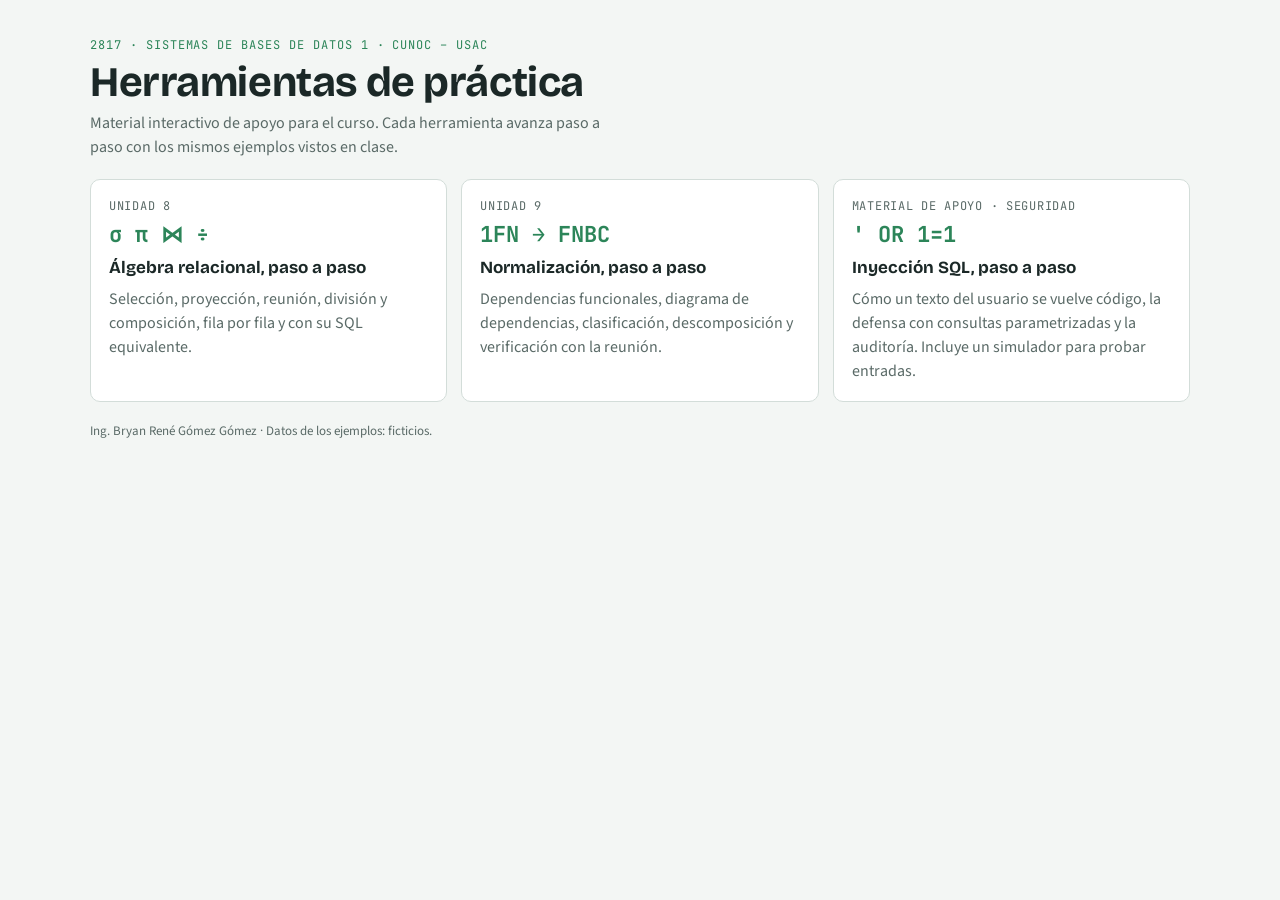
<file: index.html>
<!doctype html>
<html lang="es">
  <head>
    <meta charset="utf-8" />
    <meta
      name="viewport"
      content="width=device-width, initial-scale=1, viewport-fit=cover"
    />
    <meta
      name="description"
      content="Herramientas interactivas del curso Sistemas de Bases de Datos 1."
    />
    <link
      rel="icon"
      href="data:image/svg+xml,%3Csvg xmlns=%22http://www.w3.org/2000/svg%22 viewBox=%220 0 32 32%22%3E%3Crect width=%2232%22 height=%2232%22 rx=%226%22 fill=%22%232c8559%22/%3E%3Ctext x=%2216%22 y=%2222%22 font-size=%2216%22 text-anchor=%22middle%22 fill=%22white%22 font-family=%22monospace%22 font-weight=%22700%22%3EBD%3C/text%3E%3C/svg%3E"
    />
    <title>Sistemas de Bases de Datos 1</title>
    <link rel="preconnect" href="https://fonts.googleapis.com" />
    <link
      rel="stylesheet"
      href="https://fonts.googleapis.com/css2?family=Bricolage+Grotesque:wght@600;700&family=JetBrains+Mono:wght@400;700&family=Source+Sans+3:wght@400;600;700&display=swap"
    />
    <link rel="stylesheet" href="assets/css/curso.css" />
    <style>
      .cards {
        display: grid;
        grid-template-columns: repeat(auto-fit, minmax(260px, 1fr));
        gap: 14px;
      }
      a.tool {
        display: flex;
        flex-direction: column;
        gap: 6px;
        text-decoration: none;
        color: var(--ink);
        background: var(--surface);
        border: 1px solid var(--line);
        border-radius: var(--radius);
        padding: 18px;
      }
      a.tool:hover {
        border-color: var(--accent);
      }
      a.tool .sym {
        font: 700 22px var(--font-mono);
        color: var(--accent);
      }
      a.tool .unit {
        font: 12px var(--font-mono);
        color: var(--muted);
        text-transform: uppercase;
        letter-spacing: 0.06em;
      }
      a.tool p {
        color: var(--muted);
      }
    </style>
  </head>
  <body>
    <div class="wrap">
      <header class="top">
        <span class="eyebrow"
          >2817 · Sistemas de Bases de Datos 1 · CUNOC – USAC</span
        >
        <h1>Herramientas de práctica</h1>
        <p class="lede">
          Material interactivo de apoyo para el curso. Cada herramienta avanza
          paso a paso con los mismos ejemplos vistos en clase.
        </p>
      </header>
      <div class="cards">
        <!-- Para agregar una herramienta nueva, copia uno de estos bloques <a class="tool"> y cambia la carpeta y el texto. -->
        <a class="tool" href="algebra/">
          <span class="unit">Unidad 8</span>
          <span class="sym">σ π ⋈ ÷</span>
          <h3>Álgebra relacional, paso a paso</h3>
          <p>
            Selección, proyección, reunión, división y composición, fila por
            fila y con su SQL equivalente.
          </p>
        </a>
        <a class="tool" href="normalization/">
          <span class="unit">Unidad 9</span>
          <span class="sym">1FN → FNBC</span>
          <h3>Normalización, paso a paso</h3>
          <p>
            Dependencias funcionales, diagrama de dependencias, clasificación,
            descomposición y verificación con la reunión.
          </p>
        </a>
        <a class="tool" href="security/">
          <span class="unit">Material de apoyo · Seguridad</span>
          <span class="sym">' OR 1=1</span>
          <h3>Inyección SQL, paso a paso</h3>
          <p>
            Cómo un texto del usuario se vuelve código, la defensa con consultas
            parametrizadas y la auditoría. Incluye un simulador para probar
            entradas.
          </p>
        </a>
      </div>
      <footer class="foot">
        Ing. Bryan René Gómez Gómez · Datos de los ejemplos: ficticios.
      </footer>
    </div>
  </body>
</html>
</file>
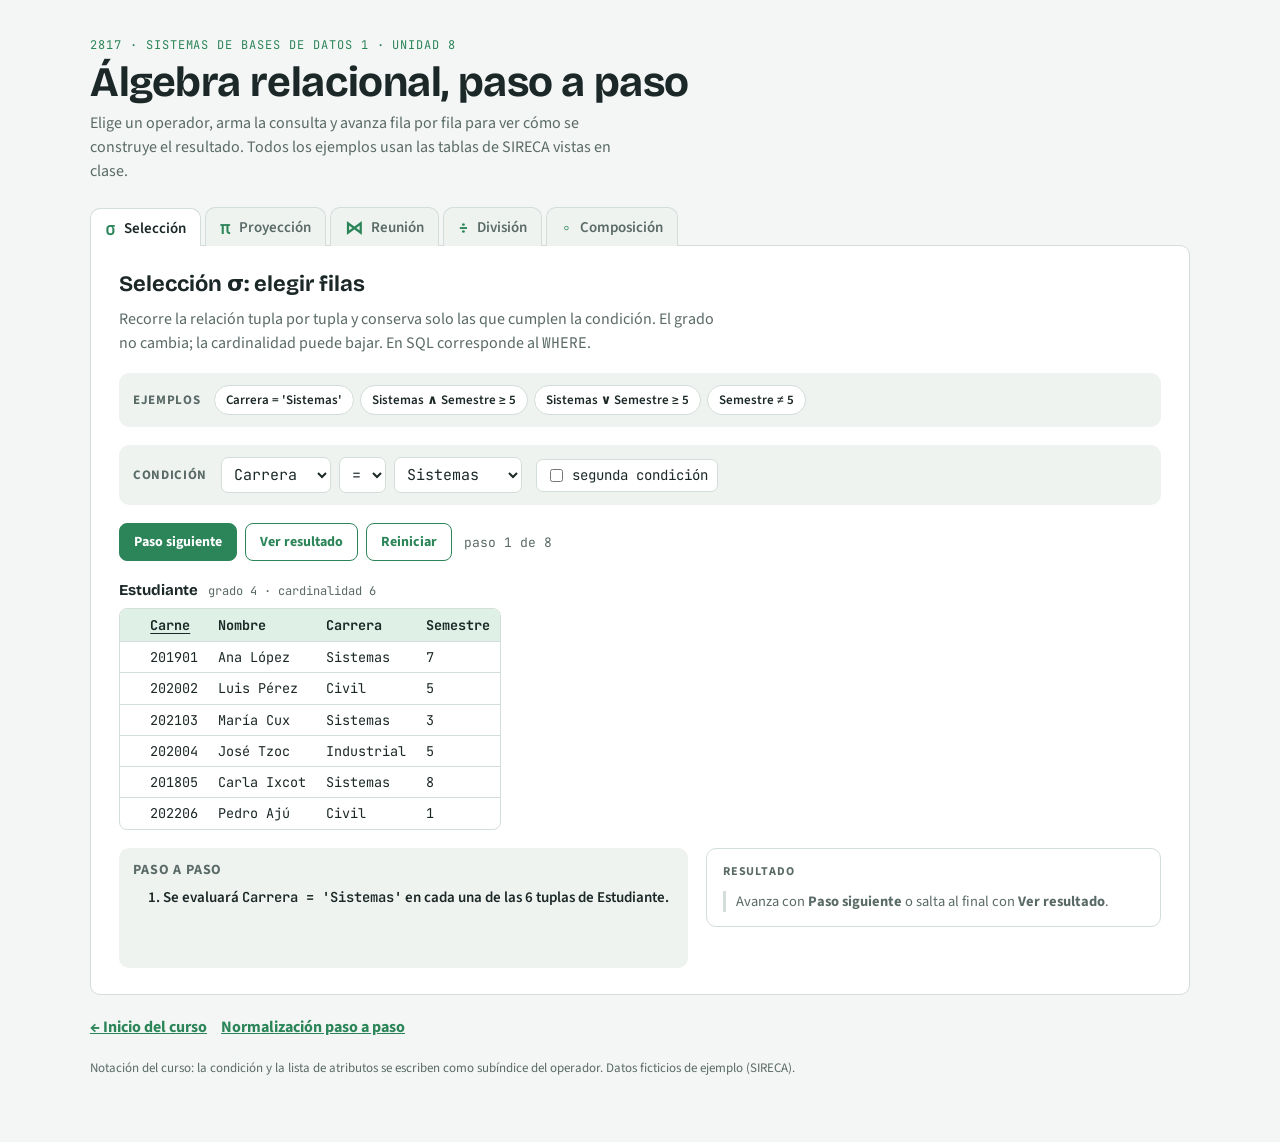
<file: algebra/index.html>
<!doctype html>
<html lang="es">
  <head>
    <meta charset="utf-8" />
    <meta
      name="viewport"
      content="width=device-width, initial-scale=1, viewport-fit=cover"
    />
    <meta
      name="description"
      content="Álgebra relacional paso a paso: selección, proyección, reunión, división y composición."
    />
    <link
      rel="icon"
      href="data:image/svg+xml,%3Csvg xmlns=%22http://www.w3.org/2000/svg%22 viewBox=%220 0 32 32%22%3E%3Crect width=%2232%22 height=%2232%22 rx=%226%22 fill=%22%232c8559%22/%3E%3Ctext x=%2216%22 y=%2222%22 font-size=%2216%22 text-anchor=%22middle%22 fill=%22white%22 font-family=%22monospace%22 font-weight=%22700%22%3EBD%3C/text%3E%3C/svg%3E"
    />
    <title>Álgebra Relacional Paso a Paso</title>
    <link rel="preconnect" href="https://fonts.googleapis.com" />
    <link
      rel="stylesheet"
      href="https://fonts.googleapis.com/css2?family=Bricolage+Grotesque:wght@600;700&family=JetBrains+Mono:wght@400;700&family=Source+Sans+3:wght@400;600;700&display=swap"
    />
    <link rel="stylesheet" href="../assets/css/curso.css" />
    <style>
      .pipe {
        display: flex;
        flex-direction: column;
        gap: 6px;
        align-items: flex-start;
      }
      .pipe .arrow {
        font-family: "STIX Two Math", "Cambria Math", serif;
        font-size: 18px;
        color: var(--violet);
        padding-left: 14px;
      }
      .pipe .arrow sub {
        font-size: 0.65em;
        font-family: var(--font-body);
      }
      .errbox {
        border: 1px solid var(--bad);
        background: var(--bad-soft);
        color: var(--ink);
        border-radius: 8px;
        padding: 10px 12px;
        font-size: 15px;
        max-width: 60ch;
      }
    </style>
  </head>
  <body>
    <div class="wrap">
      <header class="top">
        <span class="eyebrow"
          >2817 · Sistemas de Bases de Datos 1 · Unidad 8</span
        >
        <h1>Álgebra relacional, paso a paso</h1>
        <p class="lede">
          Elige un operador, arma la consulta y avanza fila por fila para ver
          cómo se construye el resultado. Todos los ejemplos usan las tablas de
          SIRECA vistas en clase.
        </p>
      </header>

      <div>
        <div class="tabs" role="tablist" aria-label="Operadores">
          <button
            class="tab"
            role="tab"
            id="tab-seleccion"
            data-tab="seleccion"
          >
            <span class="sym">σ</span>Selección
          </button>
          <button
            class="tab"
            role="tab"
            id="tab-proyeccion"
            data-tab="proyeccion"
          >
            <span class="sym">π</span>Proyección
          </button>
          <button class="tab" role="tab" id="tab-reunion" data-tab="reunion">
            <span class="sym">⋈</span>Reunión
          </button>
          <button class="tab" role="tab" id="tab-division" data-tab="division">
            <span class="sym">÷</span>División
          </button>
          <button
            class="tab"
            role="tab"
            id="tab-composicion"
            data-tab="composicion"
          >
            <span class="sym">∘</span>Composición
          </button>
        </div>

        <!-- SELECCIÓN -->
        <section
          class="sheet"
          id="p-seleccion"
          role="tabpanel"
          aria-labelledby="tab-seleccion"
        >
          <div class="intro">
            <h2>Selección σ: elegir filas</h2>
            <p>
              Recorre la relación tupla por tupla y conserva solo las que
              cumplen la condición. El grado no cambia; la cardinalidad puede
              bajar. En SQL corresponde al <code>WHERE</code>.
            </p>
          </div>
          <div class="controls">
            <span class="label">Ejemplos</span>
            <div class="chips">
              <button class="chip" data-sel-preset="1">
                Carrera = 'Sistemas'
              </button>
              <button class="chip" data-sel-preset="2">
                Sistemas ∧ Semestre ≥ 5
              </button>
              <button class="chip" data-sel-preset="3">
                Sistemas ∨ Semestre ≥ 5
              </button>
              <button class="chip" data-sel-preset="4">Semestre ≠ 5</button>
            </div>
          </div>
          <div class="controls">
            <span class="label">Condición</span>
            <div class="ctl-group" id="sel-c1"></div>
            <label class="chk"
              ><input type="checkbox" id="sel-two" /> segunda condición</label
            >
            <select id="sel-conn" aria-label="Conector">
              <option value="and">∧ (y)</option>
              <option value="or">∨ (o)</option>
            </select>
            <div class="ctl-group" id="sel-c2"></div>
          </div>
          <div class="stepbar" data-stepper="seleccion"></div>
          <div class="stage" id="sel-stage"></div>
          <div class="duo">
            <div class="log" id="sel-log"></div>
            <div id="sel-final"></div>
          </div>
        </section>

        <!-- PROYECCIÓN -->
        <section
          class="sheet"
          id="p-proyeccion"
          role="tabpanel"
          aria-labelledby="tab-proyeccion"
          hidden
        >
          <div class="intro">
            <h2>Proyección π: elegir columnas</h2>
            <p>
              Conserva solo los atributos indicados. Como una relación es un
              conjunto, las tuplas que quedan repetidas se eliminan. En SQL
              corresponde a <code>SELECT DISTINCT</code>.
            </p>
          </div>
          <div class="controls">
            <span class="label">Ejemplos</span>
            <div class="chips">
              <button class="chip" data-pro-preset="Carrera">π Carrera</button>
              <button class="chip" data-pro-preset="Carrera,Semestre">
                π Carrera, Semestre
              </button>
              <button class="chip" data-pro-preset="Semestre">
                π Semestre
              </button>
              <button class="chip" data-pro-preset="Carne,Nombre">
                π Carne, Nombre
              </button>
            </div>
          </div>
          <div class="controls">
            <span class="label">Atributos</span>
            <div class="ctl-group" id="pro-cols"></div>
          </div>
          <div class="stepbar" data-stepper="proyeccion"></div>
          <div class="stage" id="pro-stage"></div>
          <div class="duo">
            <div class="log" id="pro-log"></div>
            <div id="pro-final"></div>
          </div>
        </section>

        <!-- REUNIÓN -->
        <section
          class="sheet"
          id="p-reunion"
          role="tabpanel"
          aria-labelledby="tab-reunion"
          hidden
        >
          <div class="intro">
            <h2>Reunión ⋈: combinar dos relaciones</h2>
            <p>
              La reunión es un producto cartesiano seguido de una selección: R
              ⋈<sub>c</sub> S = σ<sub>c</sub>(R × S). Mira cómo se generan todas
              las combinaciones y cuáles sobreviven.
            </p>
          </div>
          <div class="controls">
            <span class="label">Tipo</span>
            <div class="chips" role="radiogroup" aria-label="Tipo de reunión">
              <label class="chk"
                ><input type="radio" name="jmode" value="prod" /> Producto
                cartesiano ×</label
              >
              <label class="chk"
                ><input type="radio" name="jmode" value="equi" checked />
                Equirreunión</label
              >
              <label class="chk"
                ><input type="radio" name="jmode" value="nat" /> Reunión
                natural</label
              >
              <label class="chk"
                ><input type="radio" name="jmode" value="trap" /> Natural con un
                nombre repetido</label
              >
            </div>
          </div>
          <div class="stepbar" data-stepper="reunion"></div>
          <div class="stage" id="jn-stage"></div>
          <div class="duo">
            <div class="log" id="jn-log"></div>
            <div id="jn-final"></div>
          </div>
        </section>

        <!-- DIVISIÓN -->
        <section
          class="sheet"
          id="p-division"
          role="tabpanel"
          aria-labelledby="tab-division"
          hidden
        >
          <div class="intro">
            <h2>División ÷: las preguntas con "todos"</h2>
            <p>
              ¿Qué estudiantes aprobaron <strong>todos</strong> los cursos
              básicos? Para cada estudiante se revisa si tiene cada uno de los
              cursos del divisor. Si le falta uno solo, queda fuera. Cambia los
              cursos básicos y observa cómo cambia el resultado.
            </p>
          </div>
          <div class="controls">
            <span class="label">Cursos en Basico (S)</span>
            <div class="ctl-group" id="div-basico"></div>
          </div>
          <div class="stepbar" data-stepper="division"></div>
          <div class="stage" id="div-stage"></div>
          <div class="duo">
            <div class="log" id="div-log"></div>
            <div id="div-final"></div>
          </div>
        </section>

        <!-- COMPOSICIÓN -->
        <section
          class="sheet"
          id="p-composicion"
          role="tabpanel"
          aria-labelledby="tab-composicion"
          hidden
        >
          <div class="intro">
            <h2>Composición: operadores encadenados</h2>
            <p>
              Como cada operador devuelve una relación, el resultado de uno
              puede ser la entrada del siguiente. Se evalúa de adentro hacia
              afuera. Revisa también qué pasa cuando el orden es incorrecto.
            </p>
          </div>
          <div class="controls">
            <span class="label">Consulta</span>
            <div class="chips" role="radiogroup" aria-label="Consulta">
              <label class="chk"
                ><input type="radio" name="cmode" value="a" checked /> Nombres
                con semestre ≥ 5</label
              >
              <label class="chk"
                ><input type="radio" name="cmode" value="b" /> Nombres de la
                carrera Sistemas (con ⋈)</label
              >
              <label class="chk"
                ><input type="radio" name="cmode" value="c" /> Orden
                incorrecto</label
              >
            </div>
          </div>
          <div class="stepbar" data-stepper="composicion"></div>
          <div class="stage" id="cmp-stage"></div>
          <div class="duo">
            <div class="log" id="cmp-log"></div>
            <div id="cmp-final"></div>
          </div>
        </section>
      </div>

      <nav
        class="foot"
        style="display: flex; flex-wrap: wrap; gap: 14px"
        aria-label="Navegación del curso"
      >
        <a href="../" style="color: var(--accent); font-weight: 700"
          >← Inicio del curso</a
        ><a
          href="../normalization/"
          style="color: var(--accent); font-weight: 700"
          >Normalización paso a paso</a
        >
      </nav>
      <footer class="foot">
        Notación del curso: la condición y la lista de atributos se escriben
        como subíndice del operador. Datos ficticios de ejemplo (SIRECA).
      </footer>
    </div>

    <script>
      (function () {
        "use strict";
        // ---------- data ----------
        const EST = {
          name: "Estudiante",
          cols: ["Carne", "Nombre", "Carrera", "Semestre"],
          pk: [0],
          rows: [
            ["201901", "Ana López", "Sistemas", 7],
            ["202002", "Luis Pérez", "Civil", 5],
            ["202103", "María Cux", "Sistemas", 3],
            ["202004", "José Tzoc", "Industrial", 5],
            ["201805", "Carla Ixcot", "Sistemas", 8],
            ["202206", "Pedro Ajú", "Civil", 1],
          ],
        };
        const E3 = {
          name: "Estudiante",
          cols: ["Carne", "Nombre", "Cod_carrera"],
          pk: [0],
          rows: [
            ["201901", "Ana López", "09"],
            ["202002", "Luis Pérez", "01"],
            ["202103", "María Cux", "09"],
          ],
        };
        const CAR = {
          name: "Carrera",
          cols: ["Cod", "Nombre_carrera"],
          pk: [0],
          rows: [
            ["09", "Sistemas"],
            ["01", "Civil"],
          ],
        };
        const APR = {
          name: "Aprobado (R)",
          cols: ["Carne", "Codigo"],
          pk: [0, 1],
          rows: [
            ["201901", "101"],
            ["201901", "102"],
            ["201901", "103"],
            ["202002", "101"],
            ["202002", "103"],
            ["202103", "101"],
            ["202103", "102"],
            ["202004", "102"],
          ],
        };
        const CURSOS = {
          101: "Programación 1",
          102: "Programación 2",
          103: "Bases de Datos 1",
        };

        // ---------- helpers ----------
        const $ = (s, r = document) => r.querySelector(s);
        const esc = (v) =>
          String(v).replace(
            /[&<>"]/g,
            (c) =>
              ({ "&": "&amp;", "<": "&lt;", ">": "&gt;", '"': "&quot;" })[c],
          );
        const fmtVal = (v) =>
          typeof v === "number" ? String(v) : "'" + v + "'";
        function tableHTML(rel, o = {}) {
          const states = o.states || [],
            marks = o.marks || [],
            hc = new Set(o.hlCols || []);
          const showMark = o.marks !== undefined;
          let h =
            '<figure class="rel fade' +
            (o.result ? " is-result" : "") +
            '"><figcaption>' +
            esc(o.title || rel.name) +
            '<span class="meta">grado ' +
            rel.cols.length +
            " · cardinalidad " +
            rel.rows.length +
            "</span></figcaption>";
          if (!rel.rows.length && o.emptyMsg)
            return (
              h +
              '<div class="empty-rel">' +
              esc(o.emptyMsg) +
              "</div></figure>"
            );
          h += '<div class="scroll"><table class="t"><thead><tr>';
          if (showMark) h += '<th class="mark" aria-label="estado"></th>';
          rel.cols.forEach((c, i) => {
            h +=
              '<th class="' +
              ((rel.pk || []).includes(i) ? "pk " : "") +
              (hc.has(i) ? "hc" : "") +
              '">' +
              esc(c) +
              "</th>";
          });
          h += "</tr></thead><tbody>";
          rel.rows.forEach((r, ri) => {
            h += '<tr class="' + (states[ri] || "") + '">';
            if (showMark)
              h += '<td class="mark">' + (marks[ri] || "") + "</td>";
            r.forEach((v, ci) => {
              h +=
                '<td class="' +
                (hc.has(ci) ? "hc" : "") +
                '">' +
                esc(v) +
                "</td>";
            });
            h += "</tr>";
          });
          return h + "</tbody></table></div></figure>";
        }
        function stats(pairs) {
          return (
            '<div class="stats">' +
            pairs
              .map(
                ([k, v]) =>
                  '<span class="stat">' + k + " <b>" + v + "</b></span>",
              )
              .join("") +
            "</div>"
          );
        }
        function finalCard(expr, sql, extra) {
          return (
            '<div class="card fade"><span class="k">Expresión</span><div class="expr">' +
            expr +
            '</div><span class="k">SQL equivalente</span><pre class="sql">' +
            esc(sql) +
            "</pre>" +
            (extra || "") +
            "</div>"
          );
        }
        function placeholderCard(text) {
          return (
            '<div class="card"><span class="k">Resultado</span><p class="note">' +
            text +
            "</p></div>"
          );
        }
        function dedupe(rows) {
          const seen = new Set(),
            out = [];
          rows.forEach((r) => {
            const k = JSON.stringify(r);
            if (!seen.has(k)) {
              seen.add(k);
              out.push(r);
            }
          });
          return out;
        }

        // ---------- generic stepper ----------
        const steppers = {};
        function makeStepper(key, ids, compute) {
          const bar = $('[data-stepper="' + key + '"]');
          bar.innerHTML =
            '<button class="btn primary" data-a="next">Paso siguiente</button><button class="btn" data-a="all">Ver resultado</button><button class="btn" data-a="reset">Reiniciar</button><span class="stepcount"></span>';
          const st = { snaps: [], i: 0 };
          function render() {
            const s = st.snaps[st.i];
            $("#" + ids.stage).innerHTML = s.stage;
            const msgs = st.snaps
              .slice(0, st.i + 1)
              .map((x) => x.msg)
              .filter(Boolean);
            $("#" + ids.log).innerHTML =
              "<h3>Paso a paso</h3><ol>" +
              msgs.map((m) => "<li>" + m + "</li>").join("") +
              "</ol>";
            const ol = $("#" + ids.log + " ol");
            if (ol) ol.scrollTop = ol.scrollHeight;
            $("#" + ids.final).innerHTML =
              s.final ||
              placeholderCard(
                "Avanza con <strong>Paso siguiente</strong> o salta al final con <strong>Ver resultado</strong>.",
              );
            bar.querySelector('[data-a="next"]').disabled =
              st.i >= st.snaps.length - 1;
            bar.querySelector('[data-a="all"]').disabled =
              st.i >= st.snaps.length - 1;
            bar.querySelector(".stepcount").textContent =
              "paso " + (st.i + 1) + " de " + st.snaps.length;
          }
          function reset() {
            st.snaps = compute();
            st.i = 0;
            render();
          }
          bar.addEventListener("click", (e) => {
            const a = e.target.closest("button");
            if (!a) return;
            if (a.dataset.a === "next")
              st.i = Math.min(st.i + 1, st.snaps.length - 1);
            if (a.dataset.a === "all") st.i = st.snaps.length - 1;
            if (a.dataset.a === "reset") st.i = 0;
            render();
          });
          steppers[key] = { reset };
          return reset;
        }

        // ========== SELECCIÓN ==========
        const OPS = {
          "=": (a, b) => a === b,
          "≠": (a, b) => a !== b,
          "<": (a, b) => a < b,
          ">": (a, b) => a > b,
          "≤": (a, b) => a <= b,
          "≥": (a, b) => a >= b,
        };
        const SQLOP = {
          "=": "=",
          "≠": "<>",
          "<": "<",
          ">": ">",
          "≤": "<=",
          "≥": ">=",
        };
        const CARRERAS = ["Sistemas", "Civil", "Industrial"];
        function condCtl(box, id, def) {
          box.innerHTML =
            '<select id="' +
            id +
            '-a" aria-label="Atributo"><option>Carrera</option><option>Semestre</option></select>' +
            '<select id="' +
            id +
            '-o" aria-label="Operador">' +
            Object.keys(OPS)
              .map((o) => "<option>" + o + "</option>")
              .join("") +
            "</select>" +
            '<span id="' +
            id +
            '-vbox"></span>';
          const a = $("#" + id + "-a"),
            o = $("#" + id + "-o");
          function valCtl(v) {
            const vb = $("#" + id + "-vbox");
            if (a.value === "Carrera")
              vb.innerHTML =
                '<select id="' +
                id +
                '-v" aria-label="Valor">' +
                CARRERAS.map((c) => "<option>" + c + "</option>").join("") +
                "</select>";
            else
              vb.innerHTML =
                '<input type="number" id="' +
                id +
                '-v" min="1" max="10" aria-label="Valor">';
            if (v !== undefined) $("#" + id + "-v").value = v;
            else
              $("#" + id + "-v").value = a.value === "Carrera" ? "Sistemas" : 5;
            $("#" + id + "-v").addEventListener("change", () =>
              steppers.seleccion.reset(),
            );
            $("#" + id + "-v").addEventListener("input", () =>
              steppers.seleccion.reset(),
            );
          }
          a.addEventListener("change", () => {
            valCtl();
            steppers.seleccion && steppers.seleccion.reset();
          });
          o.addEventListener("change", () => steppers.seleccion.reset());
          const set = (c) => {
            a.value = c.a;
            o.value = c.o;
            valCtl(c.v);
          };
          set(def);
          return {
            get: () => ({
              a: a.value,
              o: o.value,
              v:
                a.value === "Semestre"
                  ? Number($("#" + id + "-v").value)
                  : $("#" + id + "-v").value,
            }),
            set,
          };
        }
        const c1 = condCtl($("#sel-c1"), "c1", {
          a: "Carrera",
          o: "=",
          v: "Sistemas",
        });
        const c2 = condCtl($("#sel-c2"), "c2", { a: "Semestre", o: "≥", v: 5 });
        const two = $("#sel-two"),
          conn = $("#sel-conn");
        function syncTwo() {
          conn.hidden = !two.checked;
          $("#sel-c2").hidden = !two.checked;
        }
        two.addEventListener("change", () => {
          syncTwo();
          steppers.seleccion.reset();
        });
        conn.addEventListener("change", () => steppers.seleccion.reset());
        const condTxt = (c) => esc(c.a) + " " + c.o + " " + esc(fmtVal(c.v));
        const condSql = (c) => c.a + " " + SQLOP[c.o] + " " + fmtVal(c.v);
        function evalCond(c, row) {
          const idx = EST.cols.indexOf(c.a);
          return OPS[c.o](row[idx], c.v);
        }
        makeStepper(
          "seleccion",
          { stage: "sel-stage", log: "sel-log", final: "sel-final" },
          function () {
            const A = c1.get(),
              B = two.checked ? c2.get() : null,
              cn = conn.value;
            const exprCond =
              condTxt(A) +
              (B ? (cn === "and" ? " ∧ " : " ∨ ") + condTxt(B) : "");
            const snaps = [],
              states = [],
              marks = [];
            snaps.push({
              stage: tableHTML(EST, { marks: [] }),
              msg:
                "Se evaluará <code>" +
                exprCond +
                "</code> en cada una de las " +
                EST.rows.length +
                " tuplas de Estudiante.",
            });
            const res = [];
            EST.rows.forEach((r, i) => {
              const ra = evalCond(A, r),
                rb = B ? evalCond(B, r) : null;
              const pass = B ? (cn === "and" ? ra && rb : ra || rb) : ra;
              states[i] = pass ? "ok" : "no";
              marks[i] = pass ? "✔" : "✘";
              if (pass) res.push(r);
              const vA = r[EST.cols.indexOf(A.a)];
              let m =
                "<strong>" +
                esc(r[1]) +
                "</strong>: " +
                esc(A.a) +
                " = " +
                esc(vA) +
                " → " +
                condTxt(A) +
                " " +
                (ra ? "✔" : "✘");
              if (B) {
                const vB = r[EST.cols.indexOf(B.a)];
                m +=
                  (cn === "and" ? " ∧ " : " ∨ ") +
                  esc(B.a) +
                  " = " +
                  esc(vB) +
                  " → " +
                  (rb ? "✔" : "✘");
              }
              m += pass
                ? ' · <span class="pill ok">pasa</span>'
                : ' · <span class="pill bad">se descarta</span>';
              const cur = states.map((s, j) => (j === i ? s + " cur" : s));
              snaps.push({
                stage: tableHTML(EST, { states: cur, marks: marks.slice() }),
                msg: m,
              });
            });
            const R = { name: "Resultado", cols: EST.cols, pk: [0], rows: res };
            const sql =
              "SELECT *\nFROM Estudiante\nWHERE " +
              condSql(A) +
              (B ? (cn === "and" ? " AND " : " OR ") + condSql(B) : "") +
              ";";
            let extra = stats([
              ["grado", "4 → 4"],
              ["cardinalidad", "6 → " + res.length],
            ]);
            if (B && cn === "and")
              extra +=
                '<p class="note">Con ∧ la tupla debe cumplir las dos condiciones. Prueba cambiar a ∨ y compara la cardinalidad.</p>';
            if (B && cn === "or")
              extra +=
                '<p class="note">Con ∨ basta que cumpla una de las dos. Por eso el resultado suele tener más tuplas que con ∧.</p>';
            snaps.push({
              stage:
                tableHTML(EST, { states, marks }) +
                tableHTML(R, {
                  result: true,
                  title: "Resultado",
                  emptyMsg:
                    "Ninguna tupla cumple la condición: el resultado es una relación vacía.",
                }),
              msg:
                "Resultado: " +
                res.length +
                " de " +
                EST.rows.length +
                " tuplas cumplen la condición. Las columnas no cambian.",
              final: finalCard(
                "σ<sub>" + exprCond + "</sub>(Estudiante)",
                sql,
                extra,
              ),
            });
            return snaps;
          },
        );
        const SEL_PRESETS = {
          1: [{ a: "Carrera", o: "=", v: "Sistemas" }, null],
          2: [
            { a: "Carrera", o: "=", v: "Sistemas" },
            { a: "Semestre", o: "≥", v: 5 },
            "and",
          ],
          3: [
            { a: "Carrera", o: "=", v: "Sistemas" },
            { a: "Semestre", o: "≥", v: 5 },
            "or",
          ],
          4: [{ a: "Semestre", o: "≠", v: 5 }, null],
        };
        document.querySelectorAll("[data-sel-preset]").forEach((b) =>
          b.addEventListener("click", () => {
            const p = SEL_PRESETS[b.dataset.selPreset];
            c1.set(p[0]);
            two.checked = !!p[1];
            if (p[1]) {
              c2.set(p[1]);
              conn.value = p[2];
            }
            syncTwo();
            steppers.seleccion.reset();
          }),
        );
        syncTwo();

        // ========== PROYECCIÓN ==========
        $("#pro-cols").innerHTML = EST.cols
          .map(
            (c, i) =>
              '<label class="chk"><input type="checkbox" id="pc-' +
              i +
              '" value="' +
              i +
              '"' +
              (c === "Carrera" ? " checked" : "") +
              "> " +
              c +
              "</label>",
          )
          .join("");
        $("#pro-cols").addEventListener("change", () =>
          steppers.proyeccion.reset(),
        );
        makeStepper(
          "proyeccion",
          { stage: "pro-stage", log: "pro-log", final: "pro-final" },
          function () {
            const idx = [
              ...document.querySelectorAll("#pro-cols input:checked"),
            ].map((x) => Number(x.value));
            if (!idx.length)
              return [
                {
                  stage: tableHTML(EST),
                  msg: "Marca al menos un atributo para proyectar.",
                  final: placeholderCard(
                    "Sin atributos no hay proyección. Marca al menos uno.",
                  ),
                },
              ];
            const names = idx.map((i) => EST.cols[i]);
            const snaps = [],
              resRows = [],
              states = [],
              marks = [];
            const mk = (cur) => {
              const R = {
                name: "Resultado",
                cols: names,
                pk: [],
                rows: resRows.slice(),
              };
              return (
                tableHTML(EST, { hlCols: idx, states: cur || states.slice() }) +
                tableHTML(R, {
                  result: true,
                  title: "Resultado en construcción",
                  marks: resRows.map(() => ""),
                  emptyMsg: "Todavía vacío.",
                })
              );
            };
            snaps.push({
              stage: mk(),
              msg:
                "Se conservan solo las columnas <code>" +
                names.join(", ") +
                "</code> (en morado). Se recorre cada tupla.",
            });
            const seen = new Set();
            let dups = 0;
            EST.rows.forEach((r, i) => {
              const t = idx.map((j) => r[j]),
                k = JSON.stringify(t);
              let m =
                "<strong>" +
                esc(r[1]) +
                "</strong> → (" +
                t.map(esc).join(", ") +
                ")";
              if (seen.has(k)) {
                states[i] = "dup";
                dups++;
                m +=
                  ' · <span class="pill bad">ya está en el resultado: se elimina</span>';
              } else {
                seen.add(k);
                resRows.push(t);
                states[i] = "ok";
                m += ' · <span class="pill ok">nueva tupla</span>';
              }
              snaps.push({
                stage: mk(states.map((s, j) => (j === i ? s + " cur" : s))),
                msg: m,
              });
            });
            const R = { name: "Resultado", cols: names, pk: [], rows: resRows };
            let extra = stats([
              ["grado", "4 → " + names.length],
              ["cardinalidad", "6 → " + resRows.length],
              ["duplicados eliminados", dups],
            ]);
            if (idx.includes(0))
              extra +=
                '<p class="note good">La proyección incluye Carne, la llave primaria. Como la llave nunca se repite, no se elimina ninguna tupla.</p>';
            else if (dups)
              extra +=
                '<p class="note warn">Un <code>SELECT ' +
                names.join(", ") +
                "</code> sin DISTINCT devolvería las 6 filas, con " +
                dups +
                " repetida(s). La proyección del álgebra siempre elimina duplicados.</p>";
            snaps.push({
              stage:
                tableHTML(EST, { hlCols: idx, states }) +
                tableHTML(R, { result: true, title: "Resultado" }),
              msg:
                "Resultado: " +
                resRows.length +
                " tupla(s) distintas." +
                (dups ? " Se eliminaron " + dups + " duplicado(s)." : ""),
              final: finalCard(
                "π<sub>" + names.join(", ") + "</sub>(Estudiante)",
                "SELECT DISTINCT " + names.join(", ") + "\nFROM Estudiante;",
                extra,
              ),
            });
            return snaps;
          },
        );
        document.querySelectorAll("[data-pro-preset]").forEach((b) =>
          b.addEventListener("click", () => {
            const want = b.dataset.proPreset.split(",");
            EST.cols.forEach((c, i) => {
              $("#pc-" + i).checked = want.includes(c);
            });
            steppers.proyeccion.reset();
          }),
        );

        // ========== REUNIÓN ==========
        function joinSpec(mode) {
          if (mode === "nat")
            return {
              S: {
                name: "Carrera",
                cols: ["Cod_carrera", "Nombre_carrera"],
                pk: [0],
                rows: CAR.rows,
              },
              common: [["Cod_carrera", "Cod_carrera"]],
            };
          if (mode === "trap")
            return {
              S: {
                name: "Carrera",
                cols: ["Cod_carrera", "Nombre"],
                pk: [0],
                rows: CAR.rows,
              },
              common: [
                ["Cod_carrera", "Cod_carrera"],
                ["Nombre", "Nombre"],
              ],
            };
          return {
            S: CAR,
            common: mode === "equi" ? [["Cod_carrera", "Cod"]] : [],
          };
        }
        document
          .querySelectorAll('input[name="jmode"]')
          .forEach((r) =>
            r.addEventListener("change", () => steppers.reunion.reset()),
          );
        makeStepper(
          "reunion",
          { stage: "jn-stage", log: "jn-log", final: "jn-final" },
          function () {
            const mode = document.querySelector(
              'input[name="jmode"]:checked',
            ).value;
            const { S, common } = joinSpec(mode);
            const R = E3,
              natural = mode === "nat" || mode === "trap";
            const prodCols = R.cols
              .map((c) => (natural && S.cols.includes(c) ? "E." + c : c))
              .concat(
                S.cols.map((c) =>
                  natural && R.cols.includes(c) ? "C." + c : c,
                ),
              );
            const prod = [],
              states = [],
              marks = [],
              snaps = [];
            const condTxtJ = common
              .map(([a, b]) =>
                natural ? "E." + a + " = C." + b : a + " = " + b,
              )
              .join(" ∧ ");
            const view = (curR, curS, cur) => {
              const P = {
                name: "Producto",
                cols: prodCols,
                pk: [],
                rows: prod.slice(),
              };
              return (
                '<div class="pipe">' +
                tableHTML(R, {
                  states: R.rows.map((_, i) => (i === curR ? "cur" : "")),
                }) +
                tableHTML(S, {
                  states: S.rows.map((_, i) => (i === curS ? "cur" : "")),
                }) +
                "</div>" +
                tableHTML(P, {
                  title:
                    mode === "prod"
                      ? "Estudiante × Carrera"
                      : "Estudiante × Carrera, filtrado",
                  marks: marks.slice(),
                  states: cur || states.slice(),
                  emptyMsg: "Aún no hay combinaciones.",
                })
              );
            };
            let intro =
              "Se combina cada tupla de Estudiante (3) con cada tupla de Carrera (2): 3 × 2 = 6 combinaciones.";
            if (mode !== "prod")
              intro +=
                " Después se conserva solo la combinación que cumple <code>" +
                condTxtJ +
                "</code>.";
            if (mode === "nat")
              intro +=
                " En la reunión natural la condición es automática: se igualan los atributos que se llaman igual (Cod_carrera).";
            if (mode === "trap")
              intro +=
                " Aquí Carrera tiene un atributo llamado <code>Nombre</code>, igual que Estudiante. La reunión natural también lo va a comparar.";
            snaps.push({ stage: view(-1, -1), msg: intro });
            R.rows.forEach((r, i) =>
              S.rows.forEach((s, j) => {
                const row = r.concat(s);
                prod.push(row);
                let pass = true;
                const parts = [];
                common.forEach(([a, b]) => {
                  const va = r[R.cols.indexOf(a)],
                    vb = s[S.cols.indexOf(b)];
                  const ok = va === vb;
                  pass = pass && ok;
                  parts.push(
                    esc(va) + " = " + esc(vb) + " " + (ok ? "✔" : "✘"),
                  );
                });
                const k = prod.length - 1;
                if (mode === "prod") {
                  states[k] = "ok";
                  marks[k] = "+";
                } else {
                  states[k] = pass ? "ok" : "no";
                  marks[k] = pass ? "✔" : "✘";
                }
                let m =
                  "<strong>" +
                  esc(r[1]) +
                  "</strong> con <strong>" +
                  esc(s[1]) +
                  "</strong>";
                if (mode === "prod") m += " → se agrega la combinación";
                else
                  m +=
                    ": " +
                    parts.join(" ∧ ") +
                    (pass
                      ? ' · <span class="pill ok">se conserva</span>'
                      : ' · <span class="pill bad">se descarta</span>');
                snaps.push({
                  stage: view(
                    i,
                    j,
                    states.map((st, q) => (q === k ? st + " cur" : st)),
                  ),
                  msg: m,
                });
              }),
            );
            // result
            let resCols, resRows;
            if (mode === "prod") {
              resCols = prodCols;
              resRows = prod;
            } else if (natural) {
              const sOnly = S.cols.filter((c) => !R.cols.includes(c));
              resCols = R.cols.concat(sOnly);
              resRows = prod
                .filter((_, k) => states[k] === "ok")
                .map((row) =>
                  row
                    .slice(0, R.cols.length)
                    .concat(
                      sOnly.map((c) => row[R.cols.length + S.cols.indexOf(c)]),
                    ),
                );
            } else {
              resCols = prodCols;
              resRows = prod.filter((_, k) => states[k] === "ok");
            }
            const RES = {
              name: "Resultado",
              cols: resCols,
              pk: [],
              rows: resRows,
            };
            const exprs = {
              prod: "Estudiante × Carrera",
              equi: "Estudiante ⋈<sub>Cod_carrera = Cod</sub> Carrera",
              nat: "Estudiante ⋈ Carrera",
              trap: "Estudiante ⋈ Carrera",
            };
            const sqls = {
              prod: "SELECT *\nFROM Estudiante CROSS JOIN Carrera;",
              equi: "SELECT *\nFROM Estudiante JOIN Carrera\n     ON Estudiante.Cod_carrera = Carrera.Cod;",
              nat: "SELECT *\nFROM Estudiante NATURAL JOIN Carrera;",
              trap: "SELECT *\nFROM Estudiante NATURAL JOIN Carrera;\n-- compara Cod_carrera Y Nombre",
            };
            let extra = stats([
              ["combinaciones", prod.length],
              ["en el resultado", resRows.length],
              ["grado", resCols.length],
            ]);
            if (mode === "prod")
              extra +=
                '<p class="note warn">Solo 3 de las 6 combinaciones tienen sentido: Ana aparece también con Civil, aunque es de Sistemas. Para quedarse con las correctas hace falta una selección: eso es la reunión.</p>';
            if (mode === "equi")
              extra +=
                '<p class="note">Cod_carrera y Cod quedan como dos columnas con el mismo valor en cada fila. La reunión natural elimina esa repetición.</p>';
            if (mode === "nat")
              extra +=
                '<p class="note good">Cod_carrera aparece una sola vez. Funciona porque el único atributo con el mismo nombre es justamente la llave que relaciona las tablas.</p>';
            if (mode === "trap")
              extra +=
                '<p class="note bad">Resultado vacío: además de Cod_carrera, la reunión natural exigió que el nombre del estudiante fuera igual al nombre de la carrera. Por eso conviene usar nombres como Nombre_carrera, o una reunión con condición explícita.</p>';
            snaps.push({
              stage:
                view(-1, -1) +
                tableHTML(RES, {
                  result: true,
                  title: "Resultado",
                  emptyMsg:
                    "Relación vacía: ninguna combinación cumplió todas las igualdades.",
                }),
              msg: "Resultado: " + resRows.length + " tupla(s).",
              final: finalCard(exprs[mode], sqls[mode], extra),
            });
            return snaps;
          },
        );

        // ========== DIVISIÓN ==========
        $("#div-basico").innerHTML = Object.keys(CURSOS)
          .map(
            (c) =>
              '<label class="chk"><input type="checkbox" id="bc-' +
              c +
              '" value="' +
              c +
              '"' +
              (c !== "103" ? " checked" : "") +
              "> " +
              c +
              " · " +
              CURSOS[c] +
              "</label>",
          )
          .join("");
        $("#div-basico").addEventListener("change", () =>
          steppers.division.reset(),
        );
        makeStepper(
          "division",
          { stage: "div-stage", log: "div-log", final: "div-final" },
          function () {
            const B = [
              ...document.querySelectorAll("#div-basico input:checked"),
            ].map((x) => x.value);
            const S = {
              name: "Basico (S)",
              cols: ["Codigo"],
              pk: [0],
              rows: B.map((b) => [b]),
            };
            const cands = [...new Set(APR.rows.map((r) => r[0]))];
            const res = [],
              snaps = [],
              rowStates = APR.rows.map(() => "");
            const view = (cur) =>
              tableHTML(APR, { states: cur || rowStates.slice() }) +
              tableHTML(S, { emptyMsg: "Sin cursos." }) +
              tableHTML(
                {
                  name: "Resultado",
                  cols: ["Carne"],
                  pk: [0],
                  rows: res.map((r) => [r]),
                },
                {
                  result: true,
                  title: "Aprobado ÷ Basico",
                  emptyMsg: "Todavía vacío.",
                },
              );
            snaps.push({
              stage: view(),
              msg:
                "Candidatos: los carnés que aparecen en Aprobado (" +
                cands.join(", ") +
                "). Para cada uno se revisa si tiene <strong>todos</strong> los cursos de Basico: {" +
                (B.join(", ") || "vacío") +
                "}.",
            });
            cands.forEach((c) => {
              const has = new Set(
                APR.rows.filter((r) => r[0] === c).map((r) => r[1]),
              );
              const checks = B.map(
                (b) => "¿tiene " + b + "? " + (has.has(b) ? "✔" : "✘"),
              );
              const pass = B.every((b) => has.has(b));
              if (pass) res.push(c);
              APR.rows.forEach((r, i) => {
                if (r[0] === c) rowStates[i] = pass ? "ok" : "no";
              });
              const cur = rowStates.map((s, i) =>
                APR.rows[i][0] === c ? s + " cur" : s,
              );
              let m =
                "<strong>" +
                c +
                "</strong> aprobó {" +
                [...has].join(", ") +
                "}. " +
                (checks.join(" · ") || "No hay nada que revisar.") +
                (pass
                  ? ' · <span class="pill ok">entra</span>'
                  : ' · <span class="pill bad">le falta al menos uno</span>');
              snaps.push({ stage: view(cur), msg: m });
            });
            let extra = stats([
              ["candidatos", cands.length],
              ["en el resultado", res.length],
            ]);
            if (!B.length)
              extra +=
                '<p class="note warn">Con un divisor vacío no hay ningún curso que exigir, así que todos los candidatos cumplen "tener todos los cursos de S".</p>';
            else
              extra +=
                '<p class="note">Comprobación: Resultado × Basico genera ' +
                res.length * B.length +
                " combinaciones y todas existen en Aprobado. Si alguna faltara, la división estaría mal.</p>";
            if (B.length === 3)
              extra +=
                '<p class="note good">Con los 3 cursos solo queda quien los aprobó todos. Más cursos en el divisor = condición más exigente.</p>';
            snaps.push({
              stage: view(),
              msg:
                "Resultado: " +
                (res.join(", ") || "ninguno") +
                ". El resultado solo tiene Carne, el atributo de R que no está en S.",
              final: finalCard(
                "Aprobado ÷ Basico",
                "-- SQL no tiene un operador de división.\n-- Se expresa con subconsultas (fuera del alcance del curso).",
                extra,
              ),
            });
            return snaps;
          },
        );

        // ========== COMPOSICIÓN ==========
        function select(rel, f, name) {
          return {
            name: name,
            cols: rel.cols,
            pk: rel.pk,
            rows: rel.rows.filter(f),
          };
        }
        function project(rel, names, name) {
          const idx = names.map((n) => rel.cols.indexOf(n));
          return {
            name: name,
            cols: names,
            pk: [],
            rows: dedupe(rel.rows.map((r) => idx.map((i) => r[i]))),
          };
        }
        document
          .querySelectorAll('input[name="cmode"]')
          .forEach((r) =>
            r.addEventListener("change", () => steppers.composicion.reset()),
          );
        makeStepper(
          "composicion",
          { stage: "cmp-stage", log: "cmp-log", final: "cmp-final" },
          function () {
            const mode = document.querySelector(
              'input[name="cmode"]:checked',
            ).value;
            const stages = [];
            let expr,
              sql,
              extraNote = "";
            if (mode === "a") {
              const s1 = select(EST, (r) => r[3] >= 5, "T1");
              const s2 = project(s1, ["Nombre"], "T2");
              stages.push({
                arrow: null,
                rel: EST,
                msg: "Se parte de Estudiante (6 tuplas).",
              });
              stages.push({
                arrow: "σ<sub>Semestre ≥ 5</sub>",
                rel: s1,
                msg:
                  "Primero, lo de adentro: σ<sub>Semestre ≥ 5</sub> deja " +
                  s1.rows.length +
                  " tuplas, con todas sus columnas.",
              });
              stages.push({
                arrow: "π<sub>Nombre</sub>",
                rel: s2,
                msg: "Después, sobre ese resultado intermedio, π<sub>Nombre</sub> deja solo el nombre.",
                result: true,
              });
              expr = "π<sub>Nombre</sub>(σ<sub>Semestre ≥ 5</sub>(Estudiante))";
              sql =
                "SELECT DISTINCT Nombre\nFROM Estudiante\nWHERE Semestre >= 5;";
              extraNote =
                '<p class="note">Correspondencia: π es la lista del SELECT, σ es el WHERE y la relación es el FROM.</p>';
            } else if (mode === "b") {
              const prod = [];
              E3.rows.forEach((r) =>
                CAR.rows.forEach((s) => {
                  if (r[2] === s[0]) prod.push(r.concat(s));
                }),
              );
              const j = {
                name: "T1",
                cols: E3.cols.concat(CAR.cols),
                pk: [],
                rows: prod,
              };
              const s1 = select(j, (r) => r[4] === "Sistemas", "T2");
              const s2 = project(s1, ["Nombre"], "T3");
              stages.push({
                arrow: null,
                rel: E3,
                msg: "Se parte de Estudiante (tiene solo el código de la carrera).",
              });
              stages.push({
                arrow: "⋈<sub>Cod_carrera = Cod</sub> Carrera",
                rel: j,
                msg: "Lo más interno: la reunión agrega el nombre de la carrera a cada estudiante.",
              });
              stages.push({
                arrow: "σ<sub>Nombre_carrera = 'Sistemas'</sub>",
                rel: s1,
                msg: "La selección conserva solo los estudiantes de Sistemas.",
              });
              stages.push({
                arrow: "π<sub>Nombre</sub>",
                rel: s2,
                msg: "La proyección deja solo el nombre del estudiante.",
                result: true,
              });
              expr =
                "π<sub>Nombre</sub>(σ<sub>Nombre_carrera = 'Sistemas'</sub>(Estudiante ⋈<sub>Cod_carrera = Cod</sub> Carrera))";
              sql =
                "SELECT DISTINCT E.Nombre\nFROM Estudiante E\n     JOIN Carrera C ON E.Cod_carrera = C.Cod\nWHERE C.Nombre_carrera = 'Sistemas';";
              extraNote =
                '<p class="note">El patrón más común: π por fuera, σ en medio y ⋈ por dentro (SELECT – WHERE – JOIN).</p>';
            } else {
              const p1 = project(EST, ["Nombre"], "T1");
              stages.push({
                arrow: null,
                rel: EST,
                msg: "Se parte de Estudiante.",
              });
              stages.push({
                arrow: "π<sub>Nombre</sub>",
                rel: p1,
                msg: "Lo de adentro primero: π<sub>Nombre</sub> deja una sola columna. Semestre ya no existe.",
              });
              stages.push({
                arrow: "σ<sub>Semestre ≥ 5</sub>",
                error:
                  "Error: la condición usa Semestre, pero la relación intermedia T1 solo tiene el atributo Nombre. No hay con qué comparar.",
                msg: "σ<sub>Semestre ≥ 5</sub> no se puede evaluar: la expresión no es válida.",
              });
              expr =
                "σ<sub>Semestre ≥ 5</sub>(π<sub>Nombre</sub>(Estudiante))  ✘";
              sql =
                "-- No tiene traducción válida.\n-- Versión correcta: proyectar DESPUÉS de seleccionar.";
              extraNote =
                '<p class="note bad">Regla práctica: si van a proyectar antes, la proyección debe incluir todos los atributos que usan las operaciones de afuera.</p>';
            }
            const snaps = [];
            stages.forEach((_, k) => {
              let h = '<div class="pipe">';
              stages.slice(0, k + 1).forEach((s, q) => {
                if (s.arrow) h += '<div class="arrow">↓ ' + s.arrow + "</div>";
                h += s.error
                  ? '<div class="errbox fade">' + esc(s.error) + "</div>"
                  : tableHTML(s.rel, {
                      title:
                        s.rel.name === "Estudiante"
                          ? "Estudiante"
                          : s.rel.name +
                            (s.result && q === k
                              ? " · resultado"
                              : " · resultado intermedio"),
                      result: s.result && q === k,
                    });
              });
              h += "</div>";
              const last = k === stages.length - 1;
              snaps.push({
                stage: h,
                msg: stages[k].msg,
                final: last ? finalCard(expr, sql, extraNote) : null,
              });
            });
            return snaps;
          },
        );

        // ---------- tabs ----------
        const TABS = [
          "seleccion",
          "proyeccion",
          "reunion",
          "division",
          "composicion",
        ];
        function show(t) {
          if (!TABS.includes(t)) t = "seleccion";
          TABS.forEach((x) => {
            $("#p-" + x).hidden = x !== t;
            $("#tab-" + x).setAttribute(
              "aria-selected",
              x === t ? "true" : "false",
            );
          });
          try {
            localStorage.setItem("alg-tab", t);
          } catch (e) {}
        }
        document
          .querySelectorAll(".tab")
          .forEach((b) =>
            b.addEventListener("click", () => show(b.dataset.tab)),
          );
        Object.values(steppers).forEach((s) => s.reset());
        let start = (location.hash || "").slice(1);
        if (!TABS.includes(start)) {
          try {
            start = localStorage.getItem("alg-tab") || "seleccion";
          } catch (e) {
            start = "seleccion";
          }
        }
        show(start);
        window.addEventListener("hashchange", () => {
          const t = location.hash.slice(1);
          if (TABS.includes(t)) show(t);
        });
      })();
    </script>
  </body>
</html>
</file>
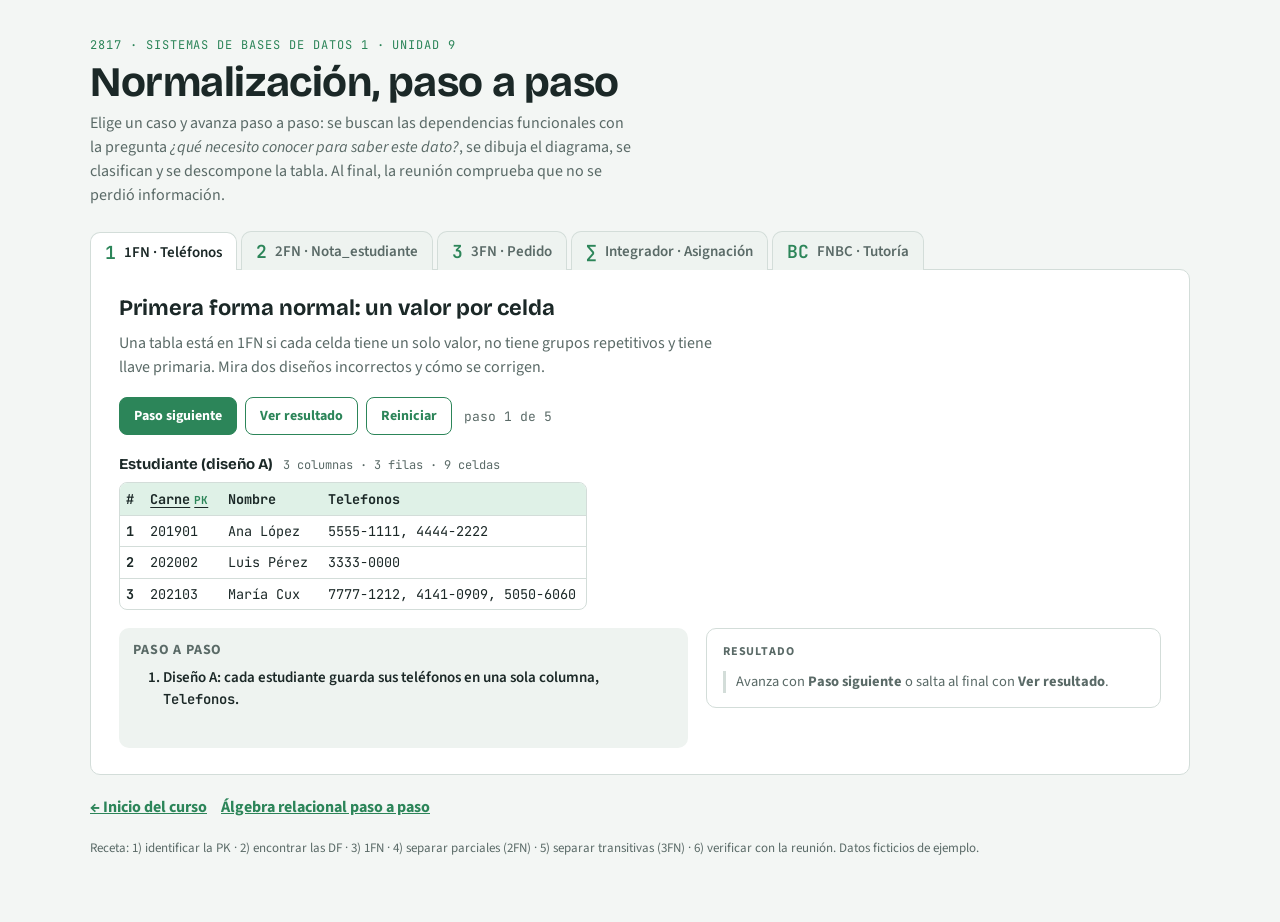
<file: normalization/index.html>
<!doctype html>
<html lang="es">
  <head>
    <meta charset="utf-8" />
    <meta
      name="viewport"
      content="width=device-width, initial-scale=1, viewport-fit=cover"
    />
    <meta
      name="description"
      content="Normalización paso a paso: dependencias funcionales, 1FN, 2FN, 3FN y FNBC."
    />
    <link
      rel="icon"
      href="data:image/svg+xml,%3Csvg xmlns=%22http://www.w3.org/2000/svg%22 viewBox=%220 0 32 32%22%3E%3Crect width=%2232%22 height=%2232%22 rx=%226%22 fill=%22%232c8559%22/%3E%3Ctext x=%2216%22 y=%2222%22 font-size=%2216%22 text-anchor=%22middle%22 fill=%22white%22 font-family=%22monospace%22 font-weight=%22700%22%3EBD%3C/text%3E%3C/svg%3E"
    />
    <title>Normalización Paso a Paso</title>
    <link rel="preconnect" href="https://fonts.googleapis.com" />
    <link
      rel="stylesheet"
      href="https://fonts.googleapis.com/css2?family=Bricolage+Grotesque:wght@600;700&family=JetBrains+Mono:wght@400;700&family=Source+Sans+3:wght@400;600;700&display=swap"
    />
    <link rel="stylesheet" href="../assets/css/curso.css" />
    <style>
      table.t .tg {
        background: var(--accent-soft);
      }
      table.t th.tg {
        color: var(--accent);
      }
      tr.ce td {
        background: var(--bad-soft);
      }
      tr.ce td.tg,
      tr.ce td.hc {
        background: var(--bad-soft);
      }
      tr.ok td.tg,
      tr.ok td.hc {
        background: var(--ok-soft);
      }
      th .fk {
        color: var(--bad);
        font-size: 11px;
        margin-left: 4px;
        font-weight: 700;
      }
      th .pkk {
        color: var(--ok);
        font-size: 11px;
        margin-left: 4px;
        font-weight: 700;
      }
      .diagram {
        overflow-x: auto;
        width: 100%;
      }
      .diagram svg {
        display: block;
        min-width: 560px;
        width: 100%;
        max-width: 980px;
        height: auto;
      }
      .fd-completa {
        color: var(--ok);
      }
      .fd-parcial {
        color: var(--warn);
      }
      .fd-transitiva {
        color: var(--bad);
      }
      .fd-fnbc {
        color: var(--violet);
      }
      .fd-neutral {
        color: var(--muted);
      }
      .legend {
        display: flex;
        flex-wrap: wrap;
        gap: 6px 14px;
        font-size: 13px;
        color: var(--muted);
      }
      .legend span {
        display: inline-flex;
        align-items: center;
        gap: 6px;
      }
      .legend i {
        width: 18px;
        height: 4px;
        border-radius: 2px;
        background: currentColor;
        display: inline-block;
      }
      .stage-col {
        display: flex;
        flex-direction: column;
        gap: 14px;
        width: 100%;
        min-width: 0;
      }
      .rules {
        display: flex;
        flex-direction: column;
        gap: 4px;
        background: var(--violet-soft);
        border-radius: 8px;
        padding: 10px 14px;
      }
      .rules b {
        color: var(--violet);
      }
      .schema {
        font-family: var(--font-mono);
        font-size: 14px;
        display: flex;
        flex-direction: column;
        gap: 4px;
      }
      .schema u {
        text-underline-offset: 3px;
      }
      .schema .fkx {
        color: var(--bad);
      }
      details.practice {
        border: 1px dashed var(--line);
        border-radius: var(--radius);
        padding: 12px 14px;
      }
      details.practice > summary {
        cursor: pointer;
        font-weight: 700;
        color: var(--accent);
      }
      details.practice[open] > summary {
        margin-bottom: 12px;
      }
      .q {
        display: grid;
        grid-template-columns: minmax(140px, 200px) minmax(0, 1fr);
        gap: 8px 14px;
        align-items: start;
        background: var(--surface-2);
        border-radius: 8px;
        padding: 10px 12px;
      }
      @media (max-width: 640px) {
        .q {
          grid-template-columns: minmax(0, 1fr);
        }
      }
      .q .qa {
        font-family: var(--font-mono);
        font-weight: 700;
      }
      .q .opts {
        display: flex;
        flex-wrap: wrap;
        gap: 6px;
      }
      .q .fb {
        grid-column: 1 / -1;
        font-size: 15px;
      }
      .fb:empty {
        display: none;
      }
      .fb.good {
        color: var(--ok);
      }
      .fb.bad {
        color: var(--bad);
      }
      .fb.warn {
        color: var(--warn);
      }
      .fb b {
        font-family: var(--font-mono);
      }
      .qlist {
        display: flex;
        flex-direction: column;
        gap: 8px;
      }
      .fdq {
        display: flex;
        flex-wrap: wrap;
        gap: 8px 12px;
        align-items: center;
        background: var(--surface-2);
        border-radius: 8px;
        padding: 8px 12px;
      }
      .fdq .f {
        font-family: var(--font-mono);
        font-weight: 700;
        overflow-wrap: anywhere;
      }
      .fdq .fb {
        flex-basis: 100%;
        font-size: 14.5px;
      }
    </style>
  </head>
  <body>
    <div class="wrap">
      <header class="top">
        <span class="eyebrow"
          >2817 · Sistemas de Bases de Datos 1 · Unidad 9</span
        >
        <h1>Normalización, paso a paso</h1>
        <p class="lede">
          Elige un caso y avanza paso a paso: se buscan las dependencias
          funcionales con la pregunta
          <em>¿qué necesito conocer para saber este dato?</em>, se dibuja el
          diagrama, se clasifican y se descompone la tabla. Al final, la reunión
          comprueba que no se perdió información.
        </p>
      </header>

      <div>
        <div class="tabs" role="tablist" aria-label="Casos">
          <button class="tab" role="tab" id="tab-fn1" data-tab="fn1">
            <span class="sym">1</span>1FN · Teléfonos
          </button>
          <button class="tab" role="tab" id="tab-nota" data-tab="nota">
            <span class="sym">2</span>2FN · Nota_estudiante
          </button>
          <button class="tab" role="tab" id="tab-pedido" data-tab="pedido">
            <span class="sym">3</span>3FN · Pedido
          </button>
          <button class="tab" role="tab" id="tab-asig" data-tab="asig">
            <span class="sym">∑</span>Integrador · Asignación
          </button>
          <button class="tab" role="tab" id="tab-tutoria" data-tab="tutoria">
            <span class="sym">BC</span>FNBC · Tutoría
          </button>
        </div>
        <section
          class="sheet"
          id="p-fn1"
          role="tabpanel"
          aria-labelledby="tab-fn1"
        ></section>
        <section
          class="sheet"
          id="p-nota"
          role="tabpanel"
          aria-labelledby="tab-nota"
          hidden
        ></section>
        <section
          class="sheet"
          id="p-pedido"
          role="tabpanel"
          aria-labelledby="tab-pedido"
          hidden
        ></section>
        <section
          class="sheet"
          id="p-asig"
          role="tabpanel"
          aria-labelledby="tab-asig"
          hidden
        ></section>
        <section
          class="sheet"
          id="p-tutoria"
          role="tabpanel"
          aria-labelledby="tab-tutoria"
          hidden
        ></section>
      </div>

      <nav
        class="foot"
        style="display: flex; flex-wrap: wrap; gap: 14px"
        aria-label="Navegación del curso"
      >
        <a href="../" style="color: var(--accent); font-weight: 700"
          >← Inicio del curso</a
        ><a href="../algebra/" style="color: var(--accent); font-weight: 700"
          >Álgebra relacional paso a paso</a
        >
      </nav>
      <footer class="foot">
        Receta: 1) identificar la PK · 2) encontrar las DF · 3) 1FN · 4) separar
        parciales (2FN) · 5) separar transitivas (3FN) · 6) verificar con la
        reunión. Datos ficticios de ejemplo.
      </footer>
    </div>

    <script>
      (function () {
        "use strict";
        const $ = (s, r = document) => r.querySelector(s);
        const esc = (v) =>
          String(v).replace(
            /[&<>"]/g,
            (c) =>
              ({ "&": "&amp;", "<": "&lt;", ">": "&gt;", '"': "&quot;" })[c],
          );
        const setEq = (a, b) =>
          a.length === b.length && a.every((x) => b.includes(x));
        const isSub = (a, b) => a.every((x) => b.includes(x));
        const list = (a) => a.join(", ");

        const CASES = {
          nota: {
            title: "Segunda forma normal: Nota_estudiante",
            intro:
              "Notas de estudiantes por curso. La llave es compuesta, así que hay que buscar dependencias parciales.",
            table: "Nota_estudiante",
            attrs: [
              "Carne",
              "Codigo",
              "Nombre_est",
              "Nombre_curso",
              "Creditos",
              "Nota",
            ],
            pk: ["Carne", "Codigo"],
            rows: [
              ["201901", "101", "Ana López", "Programación 1", "5", "85"],
              ["201901", "103", "Ana López", "Bases de Datos 1", "5", "78"],
              ["202002", "101", "Luis Pérez", "Programación 1", "5", "64"],
              ["202103", "101", "María Cux", "Programación 1", "5", "90"],
              ["202103", "103", "María Cux", "Bases de Datos 1", "5", "71"],
            ],
            questions: [
              {
                a: "Nombre_est",
                c: ["Carne"],
                why: "El nombre es un dato del estudiante: basta el carné, no importa el curso.",
              },
              {
                a: "Nombre_curso",
                c: ["Codigo"],
                why: "El nombre es un dato del curso: basta el código.",
              },
              {
                a: "Creditos",
                c: ["Codigo"],
                why: "Los créditos son del curso: basta el código.",
              },
              {
                a: "Nota",
                c: ["Carne", "Codigo"],
                why: "Una nota es de un estudiante EN un curso: se necesitan los dos.",
              },
            ],
            fds: [
              { det: ["Carne", "Codigo"], dep: ["Nota"], type: "completa" },
              { det: ["Carne"], dep: ["Nombre_est"], type: "parcial" },
              {
                det: ["Codigo"],
                dep: ["Nombre_curso", "Creditos"],
                type: "parcial",
              },
            ],
            steps: [
              {
                label: "2FN",
                note: "Cada dependencia parcial se va a una tabla nueva, con la parte de la llave de la que depende como PK. En la tabla original queda la llave completa y lo que depende de ella completa.",
                tables: [
                  {
                    name: "Estudiante",
                    pk: ["Carne"],
                    cols: ["Carne", "Nombre_est"],
                  },
                  {
                    name: "Curso",
                    pk: ["Codigo"],
                    cols: ["Codigo", "Nombre_curso", "Creditos"],
                  },
                  {
                    name: "Nota",
                    pk: ["Carne", "Codigo"],
                    cols: ["Carne", "Codigo", "Nota"],
                    fk: { Carne: "Estudiante", Codigo: "Curso" },
                  },
                ],
              },
              {
                label: "3FN",
                note: "Ninguna tabla tiene un atributo no clave que dependa de otro no clave: el resultado de 2FN ya está en 3FN.",
                same: true,
              },
            ],
          },
          pedido: {
            title: "Tercera forma normal: Pedido",
            intro:
              "Pedidos de una distribuidora. La llave es simple (ya está en 2FN), pero los datos del cliente se repiten. Busca la dependencia transitiva.",
            table: "Pedido",
            attrs: [
              "No_pedido",
              "Fecha",
              "Id_cliente",
              "Nombre_cliente",
              "Direccion_cliente",
            ],
            pk: ["No_pedido"],
            rows: [
              [
                "5001",
                "02/10",
                "C7",
                "Ferretería Xela",
                "4a calle 10-20, zona 1",
              ],
              [
                "5002",
                "03/10",
                "C9",
                "Constructora Sur",
                "Km 4 salida a Salcajá",
              ],
              [
                "5003",
                "05/10",
                "C7",
                "Ferretería Xela",
                "4a calle 10-20, zona 1",
              ],
              [
                "5004",
                "06/10",
                "C7",
                "Ferretería Xela",
                "4a calle 10-20, zona 1",
              ],
            ],
            questions: [
              {
                a: "Fecha",
                c: ["No_pedido"],
                why: "Cada pedido tiene una fecha.",
              },
              {
                a: "Id_cliente",
                c: ["No_pedido"],
                why: "Cada pedido lo hace un cliente.",
              },
              {
                a: "Nombre_cliente",
                c: ["Id_cliente"],
                alt: [["No_pedido"]],
                why: "El nombre es un dato del cliente: C7 siempre es Ferretería Xela, en cualquier pedido.",
              },
              {
                a: "Direccion_cliente",
                c: ["Id_cliente"],
                alt: [["No_pedido"]],
                why: "La dirección es un dato del cliente, no del pedido.",
              },
            ],
            fds: [
              {
                det: ["No_pedido"],
                dep: ["Fecha", "Id_cliente"],
                type: "completa",
              },
              {
                det: ["Id_cliente"],
                dep: ["Nombre_cliente", "Direccion_cliente"],
                type: "transitiva",
              },
            ],
            steps: [
              {
                label: "2FN",
                note: "La llave es simple, así que no puede haber dependencias parciales: la tabla ya está en 2FN. Aun así, los datos de Ferretería Xela se repiten.",
                same: true,
              },
              {
                label: "3FN",
                note: "El determinante de la transitiva (Id_cliente) se va con lo que determina a una tabla nueva. En Pedido queda Id_cliente como FK.",
                tables: [
                  {
                    name: "Pedido",
                    pk: ["No_pedido"],
                    cols: ["No_pedido", "Fecha", "Id_cliente"],
                    fk: { Id_cliente: "Cliente" },
                  },
                  {
                    name: "Cliente",
                    pk: ["Id_cliente"],
                    cols: ["Id_cliente", "Nombre_cliente", "Direccion_cliente"],
                  },
                ],
              },
            ],
          },
          asig: {
            title: "Integrador: Asignación, de 1FN a 3FN",
            intro:
              "Horas que cada empleado dedica a cada proyecto. Tiene dependencias parciales y una transitiva escondida.",
            table: "Asignacion",
            attrs: [
              "Id_emp",
              "Id_proy",
              "Nombre_emp",
              "Id_depto",
              "Nombre_depto",
              "Nombre_proy",
              "Horas",
            ],
            pk: ["Id_emp", "Id_proy"],
            rows: [
              [
                "E1",
                "P10",
                "Ana López",
                "D1",
                "Desarrollo",
                "Portal web",
                "20",
              ],
              ["E1", "P20", "Ana López", "D1", "Desarrollo", "App móvil", "15"],
              ["E2", "P10", "Luis Pérez", "D2", "Soporte", "Portal web", "10"],
              ["E3", "P20", "María Cux", "D1", "Desarrollo", "App móvil", "25"],
              ["E2", "P30", "Luis Pérez", "D2", "Soporte", "Intranet", "8"],
            ],
            questions: [
              {
                a: "Nombre_emp",
                c: ["Id_emp"],
                why: "El nombre es del empleado.",
              },
              {
                a: "Id_depto",
                c: ["Id_emp"],
                why: "Cada empleado pertenece a un departamento.",
              },
              {
                a: "Nombre_depto",
                c: ["Id_depto"],
                alt: [["Id_emp"]],
                why: "El nombre es del departamento: D1 siempre es Desarrollo.",
              },
              {
                a: "Nombre_proy",
                c: ["Id_proy"],
                why: "El nombre es del proyecto.",
              },
              {
                a: "Horas",
                c: ["Id_emp", "Id_proy"],
                why: "Son las horas de un empleado EN un proyecto: se necesitan los dos.",
              },
            ],
            fds: [
              { det: ["Id_emp", "Id_proy"], dep: ["Horas"], type: "completa" },
              {
                det: ["Id_emp"],
                dep: ["Nombre_emp", "Id_depto"],
                type: "parcial",
              },
              { det: ["Id_proy"], dep: ["Nombre_proy"], type: "parcial" },
              { det: ["Id_depto"], dep: ["Nombre_depto"], type: "transitiva" },
            ],
            steps: [
              {
                label: "2FN",
                note: "Se separan las parciales. Fíjate en Empleado: todavía contiene Nombre_depto, que depende de Id_depto (no clave). El paso 2FN no la elimina.",
                tables: [
                  {
                    name: "Empleado",
                    pk: ["Id_emp"],
                    cols: ["Id_emp", "Nombre_emp", "Id_depto", "Nombre_depto"],
                  },
                  {
                    name: "Proyecto",
                    pk: ["Id_proy"],
                    cols: ["Id_proy", "Nombre_proy"],
                  },
                  {
                    name: "Asignacion",
                    pk: ["Id_emp", "Id_proy"],
                    cols: ["Id_emp", "Id_proy", "Horas"],
                    fk: { Id_emp: "Empleado", Id_proy: "Proyecto" },
                  },
                ],
              },
              {
                label: "3FN",
                note: "Se separa la transitiva: Departamento sale de Empleado, y en Empleado queda Id_depto como FK. Error común: olvidar este paso.",
                tables: [
                  {
                    name: "Departamento",
                    pk: ["Id_depto"],
                    cols: ["Id_depto", "Nombre_depto"],
                  },
                  {
                    name: "Empleado",
                    pk: ["Id_emp"],
                    cols: ["Id_emp", "Nombre_emp", "Id_depto"],
                    fk: { Id_depto: "Departamento" },
                  },
                  {
                    name: "Proyecto",
                    pk: ["Id_proy"],
                    cols: ["Id_proy", "Nombre_proy"],
                  },
                  {
                    name: "Asignacion",
                    pk: ["Id_emp", "Id_proy"],
                    cols: ["Id_emp", "Id_proy", "Horas"],
                    fk: { Id_emp: "Empleado", Id_proy: "Proyecto" },
                  },
                ],
              },
            ],
          },
          tutoria: {
            title: "Forma normal de Boyce-Codd: Tutoría",
            intro:
              "Qué tutor atiende a cada estudiante en cada curso. Está en 3FN, pero tiene un determinante que no es llave.",
            rules: [
              "Un estudiante tiene un solo tutor por curso.",
              "Cada tutor atiende un solo curso (un curso puede tener varios tutores).",
            ],
            table: "Tutoria",
            attrs: ["Carne", "Curso", "Tutor"],
            pk: ["Carne", "Curso"],
            rows: [
              ["201901", "BD1", "Morales"],
              ["202002", "BD1", "Morales"],
              ["202103", "BD1", "Chávez"],
              ["201901", "Prog1", "Say"],
              ["202002", "Prog1", "Say"],
            ],
            questions: [
              {
                a: "Tutor",
                c: ["Carne", "Curso"],
                why: "Regla 1: un estudiante tiene un tutor por curso; se necesitan el estudiante y el curso.",
              },
              {
                a: "Curso",
                key: true,
                c: ["Tutor"],
                why: "Regla 2: cada tutor atiende un solo curso. Morales siempre es de BD1.",
              },
            ],
            fds: [
              { det: ["Carne", "Curso"], dep: ["Tutor"], type: "completa" },
              { det: ["Tutor"], dep: ["Curso"], type: "fnbc" },
            ],
            steps: [
              {
                label: "3FN",
                note: "Curso forma parte de la llave, así que la 3FN (que solo vigila atributos no clave) no objeta Tutor → Curso. La tabla ya está en 3FN.",
                same: true,
              },
              {
                label: "FNBC",
                note: "El determinante que no es llave (Tutor) se va con lo que determina a una tabla nueva.",
                tables: [
                  {
                    name: "Tutor_curso",
                    pk: ["Tutor"],
                    cols: ["Tutor", "Curso"],
                  },
                  {
                    name: "Asignacion_tutor",
                    pk: ["Carne", "Tutor"],
                    cols: ["Carne", "Tutor"],
                    fk: { Tutor: "Tutor_curso" },
                  },
                ],
              },
            ],
          },
        };

        const DIAG = {
          nota: "Hay dependencias parciales (Nombre_est, Nombre_curso y Creditos dependen de una parte de la llave): la tabla está en 1FN, pero NO en 2FN.",
          pedido:
            "La llave es simple, así que no hay parciales: está en 2FN. Pero Id_cliente → Nombre_cliente, Direccion_cliente es transitiva: NO está en 3FN.",
          asig: "Tiene dependencias parciales (no está en 2FN) y además una transitiva escondida (tampoco estaría en 3FN). Hay que aplicar los dos pasos.",
          tutoria:
            "No hay parciales ni transitivas sobre atributos no clave: está en 3FN. Pero Tutor → Curso tiene un determinante que no es llave candidata: NO está en FNBC.",
        };
        const FINAL_FN = {
          nota: "3FN",
          pedido: "3FN",
          asig: "3FN",
          tutoria: "FNBC",
        };
        const TYPE_LABEL = {
          completa: "completa",
          parcial: "parcial",
          transitiva: "transitiva",
          fnbc: "viola FNBC",
        };
        const TYPE_PILL = {
          completa: "ok",
          parcial: "warn",
          transitiva: "bad",
          fnbc: "violet",
        };

        // ---------- rendering helpers ----------
        function tableHTML(name, cols, rows, o = {}) {
          const pk = o.pk || [],
            fk = o.fk || {},
            states = o.states || [],
            det = o.det || [],
            tg = o.tg || [];
          const cls = (c) =>
            det.includes(c) ? "hc" : tg.includes(c) ? "tg" : "";
          let h =
            '<figure class="rel fade' +
            (o.result ? " is-result" : "") +
            '"><figcaption>' +
            esc(name) +
            '<span class="meta">' +
            cols.length +
            " columnas · " +
            rows.length +
            " filas · " +
            cols.length * rows.length +
            " celdas</span></figcaption>";
          h +=
            '<div class="scroll"><table class="t"><thead><tr><th class="mark">#</th>';
          cols.forEach((c) => {
            h +=
              '<th class="' +
              (pk.includes(c) ? "pk " : "") +
              cls(c) +
              '">' +
              esc(c) +
              (pk.includes(c) ? '<span class="pkk">PK</span>' : "") +
              (fk[c] ? '<span class="fk">FK→' + esc(fk[c]) + "</span>" : "") +
              "</th>";
          });
          h += "</tr></thead><tbody>";
          rows.forEach((r, i) => {
            h +=
              '<tr class="' +
              (states[i] || "") +
              '"><td class="mark">' +
              (i + 1) +
              "</td>" +
              r
                .map(
                  (v, ci) =>
                    '<td class="' + cls(cols[ci]) + '">' + esc(v) + "</td>",
                )
                .join("") +
              "</tr>";
          });
          return h + "</tbody></table></div></figure>";
        }
        function projectRows(c, cols) {
          const idx = cols.map((x) => c.attrs.indexOf(x)),
            seen = new Set(),
            out = [];
          c.rows.forEach((r) => {
            const t = idx.map((i) => r[i]),
              k = JSON.stringify(t);
            if (!seen.has(k)) {
              seen.add(k);
              out.push(t);
            }
          });
          return out;
        }
        function naturalJoin(A, B) {
          const common = A.cols.filter((x) => B.cols.includes(x)),
            bOnly = B.cols.filter((x) => !A.cols.includes(x)),
            rows = [];
          A.rows.forEach((ra) =>
            B.rows.forEach((rb) => {
              if (
                common.every(
                  (c) => ra[A.cols.indexOf(c)] === rb[B.cols.indexOf(c)],
                )
              )
                rows.push(ra.concat(bOnly.map((c) => rb[B.cols.indexOf(c)])));
            }),
          );
          return { cols: A.cols.concat(bOnly), rows };
        }
        function svgDiagram(key, c, shownAttrs, colored) {
          const n = c.attrs.length,
            W = 1000,
            gap = 10,
            bw = (W - 40 - gap * (n - 1)) / n,
            bh = 46;
          const fds = c.fds
            .map((fd, k) => ({
              fd,
              k,
              dep: fd.dep.filter((a) => shownAttrs.includes(a)),
            }))
            .filter((x) => x.dep.length);
          const levels = c.fds.length,
            levelH = 30,
            by = 20 + levels * levelH + 30,
            H = by + bh + 14;
          const cx = (a) => 20 + c.attrs.indexOf(a) * (bw + gap) + bw / 2;
          let s =
            '<svg viewBox="0 0 ' +
            W +
            " " +
            H +
            '" role="img" aria-label="Diagrama de dependencias de ' +
            esc(c.table) +
            '"><defs>';
          ["completa", "parcial", "transitiva", "fnbc", "neutral"].forEach(
            (t) => {
              s +=
                '<marker id="m-' +
                key +
                "-" +
                t +
                '" class="fd-' +
                t +
                '" viewBox="0 0 10 10" refX="9" refY="5" markerWidth="7" markerHeight="7" orient="auto-start-reverse"><path d="M0,0 L10,5 L0,10 z" fill="currentColor"/></marker>';
            },
          );
          s += "</defs>";
          fds.forEach(({ fd, k, dep }) => {
            const t = colored.includes(k) ? fd.type : "neutral",
              off = (k - (levels - 1) / 2) * 9,
              y = by - 24 - k * levelH;
            const xs = fd.det.concat(dep).map((a) => cx(a) + off);
            s +=
              '<g class="fd-' +
              t +
              '" fill="none" stroke="currentColor" stroke-width="3">';
            fd.det.forEach((a) => {
              s +=
                '<line x1="' +
                (cx(a) + off) +
                '" y1="' +
                by +
                '" x2="' +
                (cx(a) + off) +
                '" y2="' +
                y +
                '"/>';
            });
            s +=
              '<line x1="' +
              Math.min(...xs) +
              '" y1="' +
              y +
              '" x2="' +
              Math.max(...xs) +
              '" y2="' +
              y +
              '"/>';
            dep.forEach((a) => {
              s +=
                '<line x1="' +
                (cx(a) + off) +
                '" y1="' +
                y +
                '" x2="' +
                (cx(a) + off) +
                '" y2="' +
                (by - 3) +
                '" marker-end="url(#m-' +
                key +
                "-" +
                t +
                ')"/>';
            });
            s += "</g>";
          });
          c.attrs.forEach((a, i) => {
            const x = 20 + i * (bw + gap),
              pk = c.pk.includes(a);
            s +=
              '<rect x="' +
              x +
              '" y="' +
              by +
              '" width="' +
              bw +
              '" height="' +
              bh +
              '" rx="6" fill="' +
              (pk ? "var(--accent)" : "var(--surface)") +
              '" stroke="var(--accent)" stroke-width="2"/>';
            s +=
              '<text x="' +
              (x + bw / 2) +
              '" y="' +
              (by + bh / 2 + 5) +
              '" text-anchor="middle" font-family="JetBrains Mono, Consolas, monospace" font-size="' +
              (bw < 120 ? 12 : 14) +
              '" font-weight="700" fill="' +
              (pk ? "var(--accent-ink)" : "var(--ink)") +
              '"' +
              (pk ? ' text-decoration="underline"' : "") +
              ">" +
              esc(a) +
              "</text>";
          });
          s += "</svg>";
          let legend = "";
          if (colored.length)
            legend =
              '<div class="legend"><span class="fd-completa"><i></i>completa</span><span class="fd-parcial"><i></i>parcial</span><span class="fd-transitiva"><i></i>transitiva</span>' +
              (c.fds.some((f) => f.type === "fnbc")
                ? '<span class="fd-fnbc"><i></i>viola FNBC</span>'
                : "") +
              '<span class="fd-neutral"><i></i>sin clasificar</span></div>';
          return (
            '<figure class="rel fade" style="width:100%"><figcaption>Diagrama de dependencias</figcaption><div class="diagram">' +
            s +
            "</div>" +
            legend +
            "</figure>"
          );
        }
        function schemaHTML(tables) {
          return (
            '<div class="schema">' +
            tables
              .map(
                (t) =>
                  "<div>" +
                  esc(t.name) +
                  "(" +
                  t.cols
                    .map(
                      (col) =>
                        (t.pk.includes(col)
                          ? "<u>" + esc(col) + "</u>"
                          : esc(col)) +
                        (t.fk && t.fk[col]
                          ? '<span class="fkx"> FK→' +
                            esc(t.fk[col]) +
                            "</span>"
                          : ""),
                    )
                    .join(", ") +
                  ")</div>",
              )
              .join("") +
            "</div>"
          );
        }
        function stats(pairs) {
          return (
            '<div class="stats">' +
            pairs
              .map(
                ([k, v]) =>
                  '<span class="stat">' + k + " <b>" + v + "</b></span>",
              )
              .join("") +
            "</div>"
          );
        }
        function placeholderCard() {
          return '<div class="card"><span class="k">Resultado</span><p class="note">Avanza con <strong>Paso siguiente</strong> o salta al final con <strong>Ver resultado</strong>.</p></div>';
        }

        // ---------- generic stepper (same controls as the algebra page) ----------
        function mountStepper(root, compute) {
          const bar = root.querySelector(".stepbar.main"),
            stageEl = root.querySelector(".stage-col"),
            logEl = root.querySelector(".log"),
            finEl = root.querySelector(".final");
          bar.innerHTML =
            '<button class="btn primary" data-a="next">Paso siguiente</button><button class="btn" data-a="all">Ver resultado</button><button class="btn" data-a="reset">Reiniciar</button><span class="stepcount"></span>';
          const snaps = compute();
          let i = 0;
          function render() {
            const s = snaps[i];
            stageEl.innerHTML = s.stage;
            logEl.innerHTML =
              "<h3>Paso a paso</h3><ol>" +
              snaps
                .slice(0, i + 1)
                .map((x) => "<li>" + x.msg + "</li>")
                .join("") +
              "</ol>";
            const ol = logEl.querySelector("ol");
            ol.scrollTop = ol.scrollHeight;
            finEl.innerHTML = s.final || placeholderCard();
            bar.querySelector('[data-a="next"]').disabled =
              i >= snaps.length - 1;
            bar.querySelector('[data-a="all"]').disabled =
              i >= snaps.length - 1;
            bar.querySelector(".stepcount").textContent =
              "paso " + (i + 1) + " de " + snaps.length;
          }
          bar.addEventListener("click", (e) => {
            const b = e.target.closest("button");
            if (!b) return;
            if (b.dataset.a === "next") i = Math.min(i + 1, snaps.length - 1);
            if (b.dataset.a === "all") i = snaps.length - 1;
            if (b.dataset.a === "reset") i = 0;
            render();
          });
          render();
        }
        const SHELL =
          '<div class="stepbar main"></div><div class="stage-col"></div><div class="duo"><div class="log"></div><div class="final"></div></div>';

        // ===================== 1FN =====================
        (function () {
          const root = $("#p-fn1");
          root.innerHTML =
            '<div class="intro"><h2>Primera forma normal: un valor por celda</h2><p>Una tabla está en 1FN si cada celda tiene un solo valor, no tiene grupos repetitivos y tiene llave primaria. Mira dos diseños incorrectos y cómo se corrigen.</p></div>' +
            SHELL;
          const T1 = [
            ["201901", "Ana López", ["5555-1111", "4444-2222"]],
            ["202002", "Luis Pérez", ["3333-0000"]],
            ["202103", "María Cux", ["7777-1212", "4141-0909", "5050-6060"]],
          ];
          const multi = T1.map((r) => [r[0], r[1], r[2].join(", ")]);
          const group = T1.map((r) => [
            r[0],
            r[1],
            r[2][0] || "",
            r[2][1] || "",
            r[2][2] || "",
          ]);
          const est = T1.map((r) => [r[0], r[1]]),
            tel = [];
          T1.forEach((r) => r[2].forEach((t) => tel.push([r[0], t])));
          const tabs = [
            { name: "Estudiante", pk: ["Carne"], cols: ["Carne", "Nombre"] },
            {
              name: "Telefono_est",
              pk: ["Carne", "Telefono"],
              cols: ["Carne", "Telefono"],
              fk: { Carne: "Estudiante" },
            },
          ];
          const J = naturalJoin(
            { cols: ["Carne", "Nombre"], rows: est },
            { cols: ["Carne", "Telefono"], rows: tel },
          );
          mountStepper(root, () => [
            {
              stage: tableHTML(
                "Estudiante (diseño A)",
                ["Carne", "Nombre", "Telefonos"],
                multi,
                { pk: ["Carne"] },
              ),
              msg: "Diseño A: cada estudiante guarda sus teléfonos en una sola columna, <code>Telefonos</code>.",
            },
            {
              stage: tableHTML(
                "Estudiante (diseño A)",
                ["Carne", "Nombre", "Telefonos"],
                multi,
                { pk: ["Carne"], tg: ["Telefonos"], states: ["ce", "", "ce"] },
              ),
              msg: 'Las filas 1 y 3 tienen <strong>varios valores en una celda</strong>. Para saber quién tiene el 4444-2222 habría que buscar texto dentro de la celda: <span class="pill bad">no está en 1FN</span>',
            },
            {
              stage: tableHTML(
                "Estudiante (diseño B)",
                ["Carne", "Nombre", "Telefono1", "Telefono2", "Telefono3"],
                group,
                { pk: ["Carne"], tg: ["Telefono1", "Telefono2", "Telefono3"] },
              ),
              msg: 'Diseño B: un teléfono por columna (Telefono1, 2, 3). Cada celda tiene un valor, pero es un <strong>grupo repetitivo</strong>: Luis deja dos columnas vacías y nadie puede tener 4 teléfonos. <span class="pill bad">tampoco está en 1FN</span>',
            },
            {
              stage:
                '<div class="stage">' +
                tableHTML("Estudiante", ["Carne", "Nombre"], est, {
                  pk: ["Carne"],
                  result: true,
                }) +
                tableHTML("Telefono_est", ["Carne", "Telefono"], tel, {
                  pk: ["Carne", "Telefono"],
                  fk: { Carne: "Estudiante" },
                  result: true,
                }) +
                "</div>",
              msg: 'Solución: el atributo multivaluado se va a una tabla nueva, <code>Telefono_est</code>, con <strong>una fila por teléfono</strong>. PK = (Carne, Telefono); Carne es FK hacia Estudiante. <span class="pill ok">1FN</span>',
            },
            {
              stage:
                '<div class="stage">' +
                tableHTML("Estudiante ⋈ Telefono_est", J.cols, J.rows, {
                  pk: ["Carne"],
                  result: true,
                }) +
                "</div>",
              msg: "Verificación: la reunión <code>Estudiante ⋈ Telefono_est</code> vuelve a mostrar cada estudiante con cada uno de sus teléfonos. No se perdió nada.",
              final:
                '<div class="card fade"><span class="k">Resultado en 1FN</span>' +
                schemaHTML(tabs) +
                '<p class="note good">Cada celda tiene un valor, no hay columnas vacías y no hay límite de teléfonos. Es la misma solución que en la Unidad 4 para atributos multivaluados.</p></div>',
            },
          ]);
        })();

        // ===================== CASES =====================
        function buildCase(key) {
          const c = CASES[key],
            root = $("#p-" + key);
          let h =
            '<div class="intro"><h2>' +
            esc(c.title) +
            "</h2><p>" +
            esc(c.intro) +
            "</p></div>";
          if (c.rules)
            h +=
              '<div class="rules"><span style="font-weight:700">Reglas del negocio</span>' +
              c.rules
                .map(
                  (r, i) =>
                    "<span><b>Regla " + (i + 1) + ":</b> " + esc(r) + "</span>",
                )
                .join("") +
              "</div>";
          h +=
            SHELL +
            '<details class="practice"><summary>Practica tú: encuentra y clasifica las dependencias sin ver la respuesta</summary><div class="pr"></div></details>';
          root.innerHTML = h;

          const rowsWhere = (pred) =>
            c.rows.map((r, i) => (pred(r) ? i : -1)).filter((i) => i >= 0);
          const val = (r, a) => r[c.attrs.indexOf(a)];
          function confirmPair(det) {
            // two rows sharing det values
            for (let i = 0; i < c.rows.length; i++)
              for (let j = i + 1; j < c.rows.length; j++)
                if (det.every((d) => val(c.rows[i], d) === val(c.rows[j], d)))
                  return [i, j];
            return null;
          }
          function counterPair(det, a) {
            for (let i = 0; i < c.rows.length; i++)
              for (let j = i + 1; j < c.rows.length; j++)
                if (
                  det.every((d) => val(c.rows[i], d) === val(c.rows[j], d)) &&
                  val(c.rows[i], a) !== val(c.rows[j], a)
                )
                  return [i, j];
            return null;
          }
          const base = (o) =>
            tableHTML(c.table, c.attrs, c.rows, Object.assign({ pk: c.pk }, o));
          const states2 = (pair, st) =>
            c.rows.map((_, i) => (pair && pair.includes(i) ? st : ""));

          function compute() {
            const snaps = [],
              shown = [],
              colored = [];
            const view = (tableOpts) =>
              base(tableOpts) +
              svgDiagram(key, c, shown.slice(), colored.slice());
            snaps.push({
              stage: base({}),
              msg:
                "Paso 1 · La tabla <strong>" +
                esc(c.table) +
                "</strong> tiene como llave primaria <code>(" +
                list(c.pk) +
                ")</code>" +
                (c.pk.length > 1
                  ? ", una llave <strong>compuesta</strong>"
                  : ", una llave <strong>simple</strong>") +
                ". Observa qué datos se repiten.",
            });
            // questions
            c.questions.forEach((q) => {
              shown.push(q.a);
              const pair = confirmPair(q.c);
              let m =
                "Paso 2 · <strong>¿Qué necesito conocer para saber " +
                esc(q.a) +
                "?</strong> " +
                (q.c.length > 1
                  ? "Los dos juntos: <code>" + list(q.c) + "</code>."
                  : "Solo <code>" + q.c[0] + "</code>.") +
                " " +
                esc(q.why);
              if (pair)
                m +=
                  " Filas " +
                  (pair[0] + 1) +
                  " y " +
                  (pair[1] + 1) +
                  ": mismo " +
                  esc(list(q.c)) +
                  " → mismo " +
                  esc(q.a) +
                  " (" +
                  esc(val(c.rows[pair[0]], q.a)) +
                  ").";
              m +=
                ' <span class="pill ok">' +
                esc(list(q.c)) +
                " → " +
                esc(q.a) +
                "</span>";
              snaps.push({
                stage: view({
                  det: q.c,
                  tg: [q.a],
                  states: states2(pair, "ok"),
                }),
                msg: m,
              });
              if (q.c.length > 1)
                q.c.forEach((d) => {
                  const ce = counterPair([d], q.a);
                  if (ce)
                    snaps.push({
                      stage: view({
                        det: [d],
                        tg: [q.a],
                        states: states2(ce, "ce"),
                      }),
                      msg:
                        "¿Y con solo <code>" +
                        d +
                        "</code>? No alcanza: las filas " +
                        (ce[0] + 1) +
                        " y " +
                        (ce[1] + 1) +
                        " tienen el mismo " +
                        d +
                        " (" +
                        esc(val(c.rows[ce[0]], d)) +
                        ") pero distinto " +
                        esc(q.a) +
                        " (" +
                        esc(val(c.rows[ce[0]], q.a)) +
                        " y " +
                        esc(val(c.rows[ce[1]], q.a)) +
                        ").",
                    });
                });
              (q.alt || []).forEach((al) => {
                snaps.push({
                  stage: view({ det: al, tg: [q.a] }),
                  msg:
                    "Ojo: <code>" +
                    list(al) +
                    "</code> también determina " +
                    esc(q.a) +
                    ", pero solo <strong>a través de</strong> <code>" +
                    list(q.c) +
                    "</code>. El determinante directo es " +
                    list(q.c) +
                    ". Esa cadena es la que vamos a llamar transitiva.",
                });
              });
            });
            snaps.push({
              stage: svgDiagram(key, c, shown.slice(), []),
              msg: "Paso 3 · Con esas respuestas queda completo el <strong>diagrama de dependencias</strong>: cada flecha sale del determinante y llega a lo que determina.",
            });
            // classification
            c.fds.forEach((fd, k) => {
              colored.push(k);
              let why;
              if (fd.type === "completa")
                why =
                  c.pk.length > 1 && setEq(fd.det, c.pk)
                    ? "Depende de TODA la llave (" + list(c.pk) + ")."
                    : "Depende directamente de la llave.";
              if (fd.type === "parcial")
                why =
                  "<code>" +
                  list(fd.det) +
                  "</code> es solo una PARTE de la llave (" +
                  list(c.pk) +
                  ").";
              if (fd.type === "transitiva")
                why =
                  "<code>" +
                  list(fd.det) +
                  "</code> NO es llave: " +
                  list(c.pk) +
                  " → " +
                  list(fd.det) +
                  " → " +
                  list(fd.dep) +
                  ".";
              if (fd.type === "fnbc")
                why =
                  "<code>" +
                  list(fd.det) +
                  "</code> no es llave candidata, pero determina un atributo que forma parte de la llave.";
              snaps.push({
                stage: svgDiagram(key, c, shown.slice(), colored.slice()),
                msg:
                  "Clasificación · <code>" +
                  list(fd.det) +
                  " → " +
                  list(fd.dep) +
                  '</code> es <span class="pill ' +
                  TYPE_PILL[fd.type] +
                  '">' +
                  TYPE_LABEL[fd.type] +
                  "</span> " +
                  why,
              });
            });
            snaps.push({
              stage: svgDiagram(key, c, shown.slice(), colored.slice()),
              msg: "Diagnóstico · " + esc(DIAG[key]),
            });
            // decomposition
            let last = null;
            c.steps.forEach((st) => {
              let stage;
              if (st.same) stage = '<div class="stage">' + base({}) + "</div>";
              else {
                last = st.tables;
                stage =
                  '<div class="stage">' +
                  st.tables
                    .map((t) =>
                      tableHTML(t.name, t.cols, projectRows(c, t.cols), {
                        pk: t.pk,
                        fk: t.fk,
                        result: true,
                      }),
                    )
                    .join("") +
                  "</div>";
              }
              snaps.push({
                stage:
                  svgDiagram(key, c, shown.slice(), colored.slice()) + stage,
                msg:
                  "Llevar a <strong>" +
                  st.label +
                  "</strong> · " +
                  esc(st.note) +
                  (st.same
                    ? ' <span class="pill warn">sin cambios</span>'
                    : ' <span class="pill ok">' +
                      st.tables.length +
                      " tablas</span>"),
              });
            });
            // verification
            const rels = last.map((t) => ({
              cols: t.cols,
              rows: projectRows(c, t.cols),
            }));
            let J = rels[0];
            for (let k = 1; k < rels.length; k++) J = naturalJoin(J, rels[k]);
            const re = J.rows.map((r) =>
              c.attrs.map((a) => r[J.cols.indexOf(a)]),
            );
            const o = new Set(c.rows.map((r) => JSON.stringify(r))),
              jn = new Set(re.map((r) => JSON.stringify(r)));
            const same = o.size === jn.size && [...o].every((x) => jn.has(x));
            const before = c.attrs.length * c.rows.length,
              after = rels.reduce(
                (s, r) => s + r.cols.length * r.rows.length,
                0,
              );
            let extra = "";
            if (key === "tutoria")
              extra =
                '<p class="note warn"><strong>El costo de la FNBC:</strong> la regla 1 ya no la garantiza ninguna PK. Nada impide insertar (201901, Chávez) en Asignacion_tutor, y 201901 quedaría con dos tutores de BD1. Por eso a veces se acepta quedarse en 3FN.</p>';
            snaps.push({
              stage:
                '<div class="stage">' +
                tableHTML(last.map((t) => t.name).join(" ⋈ "), c.attrs, re, {
                  pk: c.pk,
                  result: true,
                }) +
                "</div>",
              msg:
                "Verificación · La reunión natural de las tablas finales da " +
                re.length +
                " filas: " +
                (same
                  ? "exactamente las " +
                    c.rows.length +
                    ' originales. <span class="pill ok">sin pérdida</span>'
                  : "no coincide con la original."),
              final:
                '<div class="card fade"><span class="k">Resultado en ' +
                FINAL_FN[key] +
                "</span>" +
                schemaHTML(last) +
                stats([
                  ["tablas", last.length],
                  ["celdas antes", before],
                  ["celdas después", after],
                ]) +
                (after < before
                  ? '<p class="note good">Cada dato se guarda una sola vez y las anomalías desaparecen. Con más filas, la diferencia de celdas crece.</p>'
                  : '<p class="note">Con tan pocas filas el número de celdas casi no cambia. Lo importante es que ahora cada dato se guarda una sola vez, y con más filas la diferencia crece.</p>') +
                extra +
                "</div>",
            });
            return snaps;
          }
          mountStepper(root, compute);

          // ---------- practice ----------
          const pr = root.querySelector(".pr");
          let p =
            '<p class="note">Para cada atributo, marca el conjunto MÍNIMO de atributos que basta conocer para saber su valor. Después clasifica cada dependencia.</p><div class="qlist">';
          c.questions.forEach((q, qi) => {
            p +=
              '<div class="q" data-q="' +
              qi +
              '"><div class="qa">' +
              esc(q.a) +
              '</div><div class="opts">' +
              c.attrs
                .filter((x) => x !== q.a)
                .map(
                  (o) =>
                    '<label class="chk"><input type="checkbox" id="' +
                    key +
                    "-q" +
                    qi +
                    "-" +
                    o +
                    '" value="' +
                    o +
                    '"> ' +
                    esc(o) +
                    "</label>",
                )
                .join("") +
              '</div><div class="fb"></div></div>';
          });
          p +=
            '</div><div class="stepbar"><button class="btn primary" data-p="check">Comprobar</button></div><div class="qlist" style="margin-top:12px">';
          c.fds.forEach((fd, i) => {
            p +=
              '<div class="fdq" data-fd="' +
              i +
              '"><span class="f">' +
              esc(list(fd.det)) +
              " → " +
              esc(list(fd.dep)) +
              '</span><select id="' +
              key +
              "-cls-" +
              i +
              '" aria-label="Tipo"><option value="">¿qué tipo es?</option><option value="completa">completa</option><option value="parcial">parcial</option><option value="transitiva">transitiva</option>' +
              (c.fds.some((f) => f.type === "fnbc")
                ? '<option value="fnbc">viola FNBC</option>'
                : "") +
              '</select><div class="fb"></div></div>';
          });
          p +=
            '</div><div class="stepbar"><button class="btn primary" data-p="cls">Comprobar clasificación</button></div>';
          pr.innerHTML = p;
          function judge(q, D) {
            if (!D.length) return ["bad", "Marca al menos un atributo."];
            if (setEq(D, q.c))
              return [
                "good",
                "✔ Correcto: <b>" + list(D) + " → " + q.a + "</b>.",
              ];
            const ce = counterPair(D, q.a);
            if (ce)
              return [
                "bad",
                "✘ Con <b>" +
                  list(D) +
                  "</b> no alcanza: las filas " +
                  (ce[0] + 1) +
                  " y " +
                  (ce[1] + 1) +
                  " tienen el mismo " +
                  esc(list(D)) +
                  " pero distinto valor de " +
                  esc(q.a) +
                  ".",
              ];
            if (isSub(q.c, D))
              return [
                "warn",
                "Casi: sobra <b>" +
                  list(D.filter((x) => !q.c.includes(x))) +
                  "</b>. Busca el conjunto mínimo.",
              ];
            if ((q.alt || []).some((al) => setEq(al, D)))
              return [
                "warn",
                "Lo determina, pero a través de otro atributo. Busca el determinante directo.",
              ];
            return [
              "bad",
              "✘ Los datos no lo contradicen, pero en la realidad no basta. Piensa: ¿de quién es este dato?",
            ];
          }
          pr.addEventListener("click", (e) => {
            const b = e.target.closest("button[data-p]");
            if (!b) return;
            if (b.dataset.p === "check")
              c.questions.forEach((q, qi) => {
                const D = [
                  ...pr.querySelectorAll('[data-q="' + qi + '"] input:checked'),
                ].map((x) => x.value);
                const [cls, msg] = judge(q, D),
                  fb = pr.querySelector('[data-q="' + qi + '"] .fb');
                fb.className = "fb " + cls;
                fb.innerHTML = msg;
              });
            if (b.dataset.p === "cls")
              c.fds.forEach((fd, i) => {
                const v = $("#" + key + "-cls-" + i).value,
                  fb = pr.querySelector('[data-fd="' + i + '"] .fb');
                if (!v) {
                  fb.className = "fb bad";
                  fb.textContent = "Elige un tipo.";
                } else if (v === fd.type) {
                  fb.className = "fb good";
                  fb.textContent = "✔ Correcto.";
                } else {
                  fb.className = "fb bad";
                  fb.textContent =
                    "✘ No es " +
                    TYPE_LABEL[v] +
                    ". Revisa si el determinante es la llave completa, una parte de ella o un atributo no clave.";
                }
              });
          });
        }
        Object.keys(CASES).forEach(buildCase);

        // ---------- tabs ----------
        const TABS = ["fn1", "nota", "pedido", "asig", "tutoria"];
        function show(t) {
          if (!TABS.includes(t)) t = "fn1";
          TABS.forEach((x) => {
            $("#p-" + x).hidden = x !== t;
            $("#tab-" + x).setAttribute(
              "aria-selected",
              x === t ? "true" : "false",
            );
          });
          try {
            localStorage.setItem("norm-tab", t);
          } catch (e) {}
        }
        document
          .querySelectorAll(".tab")
          .forEach((b) =>
            b.addEventListener("click", () => show(b.dataset.tab)),
          );
        let start = (location.hash || "").slice(1);
        if (!TABS.includes(start)) {
          try {
            start = localStorage.getItem("norm-tab") || "fn1";
          } catch (e) {
            start = "fn1";
          }
        }
        show(start);
        window.addEventListener("hashchange", () => {
          const t = location.hash.slice(1);
          if (TABS.includes(t)) show(t);
        });
      })();
    </script>
  </body>
</html>
</file>
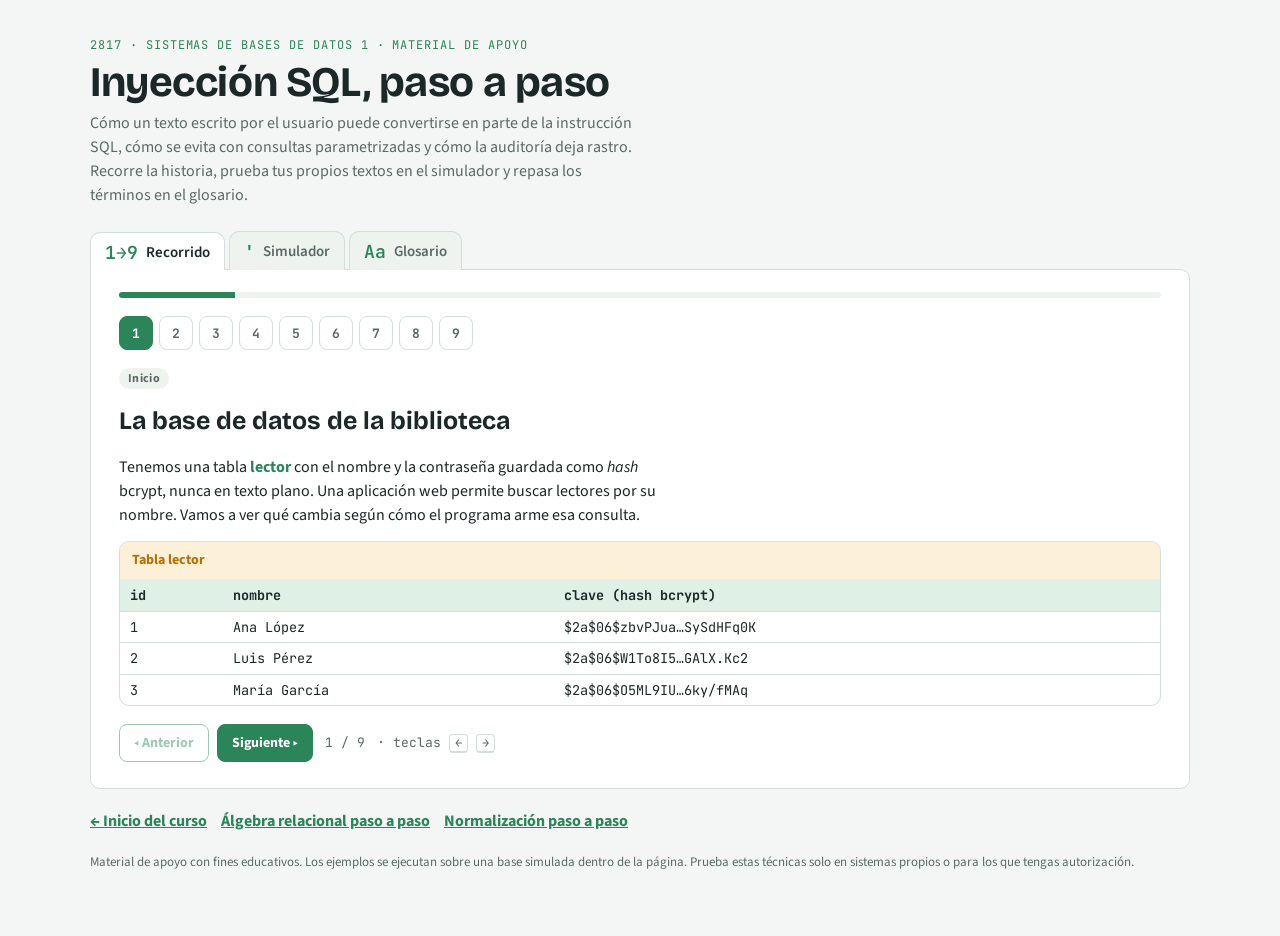
<file: security/index.html>
<!doctype html>
<html lang="es">
  <head>
    <meta charset="utf-8" />
    <meta
      name="viewport"
      content="width=device-width, initial-scale=1, viewport-fit=cover"
    />
    <meta
      name="description"
      content="Inyección SQL paso a paso: cómo funciona, la defensa con consultas parametrizadas y la auditoría."
    />
    <link
      rel="icon"
      href="data:image/svg+xml,%3Csvg xmlns=%22http://www.w3.org/2000/svg%22 viewBox=%220 0 32 32%22%3E%3Crect width=%2232%22 height=%2232%22 rx=%226%22 fill=%22%232c8559%22/%3E%3Ctext x=%2216%22 y=%2222%22 font-size=%2216%22 text-anchor=%22middle%22 fill=%22white%22 font-family=%22monospace%22 font-weight=%22700%22%3EBD%3C/text%3E%3C/svg%3E"
    />
    <title>Inyección SQL Paso a Paso</title>
    <link rel="preconnect" href="https://fonts.googleapis.com" />
    <link
      rel="stylesheet"
      href="https://fonts.googleapis.com/css2?family=Bricolage+Grotesque:wght@600;700&family=JetBrains+Mono:wght@400;700&family=Source+Sans+3:wght@400;600;700&display=swap"
    />
    <link rel="stylesheet" href="../assets/css/curso.css" />
    <style>
      /* Layout: one centered column of "hojas" (sheets) with folder tabs on top; tables are the protagonists. */
      :root {
        --bg: #f3f6f4;
        --surface: #ffffff;
        --surface-2: #eef3f0;
        --ink: #1b2827;
        --muted: #5a6a67;
        --line: #d3ddd9;
        --accent: #2c8559;
        --accent-ink: #ffffff;
        --accent-soft: #dff1e7;
        --ok: #2c8559;
        --ok-soft: #e3f4ea;
        --warn: #b86e08;
        --warn-soft: #fdf0d9;
        --bad: #cc3d3d;
        --bad-soft: #fbe6e4;
        --violet: #6b4fc7;
        --violet-soft: #ece7fb;
        --cur: #f6d87a;
        --font-display:
          "Bricolage Grotesque", "Segoe UI", system-ui, sans-serif;
        --font-body: "Source Sans 3", "Segoe UI", system-ui, sans-serif;
        --font-mono:
          "JetBrains Mono", ui-monospace, "Cascadia Mono", Consolas, monospace;
        --radius: 10px;
      }
      @media (prefers-color-scheme: dark) {
        :root:not([data-theme="light"]) {
          --bg: #121918;
          --surface: #1a2423;
          --surface-2: #213029;
          --ink: #e3ebe8;
          --muted: #9aaca7;
          --line: #2f3d3b;
          --accent: #5ccb92;
          --accent-ink: #0f1a16;
          --accent-soft: #1d3a2c;
          --ok: #5ccb92;
          --ok-soft: #1c352a;
          --warn: #e6a640;
          --warn-soft: #3a2c14;
          --bad: #ff7a72;
          --bad-soft: #3d2222;
          --violet: #ac95ff;
          --violet-soft: #2c2547;
          --cur: #7a6420;
          color-scheme: dark;
        }
      }
      :root[data-theme="dark"] {
        --bg: #121918;
        --surface: #1a2423;
        --surface-2: #213029;
        --ink: #e3ebe8;
        --muted: #9aaca7;
        --line: #2f3d3b;
        --accent: #5ccb92;
        --accent-ink: #0f1a16;
        --accent-soft: #1d3a2c;
        --ok: #5ccb92;
        --ok-soft: #1c352a;
        --warn: #e6a640;
        --warn-soft: #3a2c14;
        --bad: #ff7a72;
        --bad-soft: #3d2222;
        --violet: #ac95ff;
        --violet-soft: #2c2547;
        --cur: #7a6420;
        color-scheme: dark;
      }
      * {
        box-sizing: border-box;
      }
      [hidden] {
        display: none !important;
      }
      body {
        background: var(--bg);
        color: var(--ink);
        font-family: var(--font-body);
        font-size: 16px;
        line-height: 1.5;
        padding-left: max(16px, env(safe-area-inset-left, 0px));
        padding-right: max(16px, env(safe-area-inset-right, 0px));
        padding-block: 28px 56px;
      }
      .wrap {
        max-width: 1100px;
        margin: 0 auto;
        display: flex;
        flex-direction: column;
        gap: 20px;
      }
      header.top {
        display: flex;
        flex-direction: column;
        gap: 6px;
      }
      .eyebrow {
        font-family: var(--font-mono);
        font-size: 12px;
        letter-spacing: 0.08em;
        text-transform: uppercase;
        color: var(--accent);
      }
      h1 {
        font-family: var(--font-display);
        font-size: clamp(28px, 4.4vw, 42px);
        line-height: 1.08;
        margin: 0;
        text-wrap: balance;
        letter-spacing: -0.01em;
      }
      h2 {
        font-family: var(--font-display);
        font-size: 22px;
        margin: 0;
        text-wrap: balance;
      }
      h3 {
        font-family: var(--font-display);
        font-size: 17px;
        margin: 0;
      }
      .lede {
        color: var(--muted);
        max-width: 68ch;
        margin: 0;
      }
      p {
        margin: 0;
      }
      code,
      .mono {
        font-family: var(--font-mono);
        font-size: 0.92em;
      }

      /* folder tabs */
      .tabs {
        display: flex;
        gap: 4px;
        overflow-x: auto;
        padding-top: 4px;
        scrollbar-width: thin;
      }
      .tab {
        flex: 0 0 auto;
        display: flex;
        align-items: center;
        gap: 8px;
        border: 1px solid var(--line);
        border-bottom: none;
        background: var(--surface-2);
        color: var(--muted);
        padding: 9px 14px 8px;
        border-radius: 10px 10px 0 0;
        font: 600 15px var(--font-body);
        cursor: pointer;
      }
      .tab .sym {
        font-family: var(--font-mono);
        font-size: 18px;
        color: var(--accent);
        line-height: 1;
      }
      .tab[aria-selected="true"] {
        background: var(--surface);
        color: var(--ink);
        position: relative;
        top: 1px;
      }
      .tab:focus-visible,
      button:focus-visible,
      select:focus-visible,
      input:focus-visible,
      label.chk:focus-within {
        outline: 2px solid var(--accent);
        outline-offset: 2px;
      }
      .sheet {
        background: var(--surface);
        border: 1px solid var(--line);
        border-radius: 0 var(--radius) var(--radius) var(--radius);
        padding: 22px clamp(14px, 3vw, 28px) 26px;
        display: flex;
        flex-direction: column;
        gap: 18px;
        margin-top: -1px;
      }
      .intro {
        display: flex;
        flex-direction: column;
        gap: 6px;
        max-width: 75ch;
      }
      .intro p {
        color: var(--muted);
      }

      /* controls */
      .controls {
        display: flex;
        flex-wrap: wrap;
        gap: 10px 14px;
        align-items: center;
        background: var(--surface-2);
        border-radius: var(--radius);
        padding: 12px 14px;
      }
      .controls .label {
        font-size: 13px;
        font-weight: 700;
        color: var(--muted);
        text-transform: uppercase;
        letter-spacing: 0.05em;
      }
      .ctl-group {
        display: flex;
        flex-wrap: wrap;
        gap: 8px;
        align-items: center;
      }
      select,
      input[type="number"],
      input[type="text"] {
        font: 15px var(--font-mono);
        color: var(--ink);
        background: var(--surface);
        border: 1px solid var(--line);
        border-radius: 7px;
        padding: 6px 8px;
        min-width: 0;
      }
      input[type="number"] {
        width: 72px;
      }
      label.chk {
        display: inline-flex;
        align-items: center;
        gap: 6px;
        font-family: var(--font-mono);
        font-size: 14px;
        background: var(--surface);
        border: 1px solid var(--line);
        padding: 5px 9px;
        border-radius: 7px;
        cursor: pointer;
      }
      label.chk input {
        accent-color: var(--accent);
      }
      .chips {
        display: flex;
        flex-wrap: wrap;
        gap: 6px;
      }
      .chip {
        font: 600 13px var(--font-body);
        border: 1px solid var(--line);
        background: var(--surface);
        color: var(--ink);
        border-radius: 999px;
        padding: 5px 11px;
        cursor: pointer;
      }
      .chip:hover {
        border-color: var(--accent);
      }
      button.btn {
        font: 700 14px var(--font-body);
        border-radius: 8px;
        padding: 8px 14px;
        cursor: pointer;
        border: 1px solid var(--accent);
        background: var(--surface);
        color: var(--accent);
      }
      button.btn.primary {
        background: var(--accent);
        color: var(--accent-ink);
      }
      button.btn:disabled {
        opacity: 0.45;
        cursor: default;
      }
      .stepbar {
        display: flex;
        flex-wrap: wrap;
        gap: 8px;
        align-items: center;
      }
      .stepcount {
        font-family: var(--font-mono);
        font-size: 13px;
        color: var(--muted);
        margin-left: 4px;
      }

      /* relations */
      .stage {
        display: flex;
        flex-wrap: wrap;
        gap: 18px;
        align-items: flex-start;
      }
      figure.rel {
        margin: 0;
        display: flex;
        flex-direction: column;
        gap: 6px;
        min-width: 0;
        max-width: 100%;
      }
      figure.rel figcaption {
        display: flex;
        flex-wrap: wrap;
        gap: 4px 10px;
        align-items: baseline;
        font-family: var(--font-display);
        font-weight: 700;
        font-size: 15px;
      }
      figure.rel figcaption .meta {
        font: 12px var(--font-mono);
        color: var(--muted);
        font-weight: 400;
      }
      figure.rel.is-result figcaption {
        color: var(--accent);
      }
      .scroll {
        overflow-x: auto;
        max-width: 100%;
      }
      table.t {
        border-collapse: separate;
        border-spacing: 0;
        font-family: var(--font-mono);
        font-size: 13.5px;
        font-variant-numeric: tabular-nums;
        border: 1px solid var(--line);
        border-radius: 8px;
        overflow: hidden;
      }
      table.t th {
        background: var(--accent-soft);
        color: var(--ink);
        font-weight: 700;
        text-align: left;
        padding: 6px 10px;
        border-bottom: 1px solid var(--line);
        white-space: nowrap;
      }
      table.t th.pk {
        text-decoration: underline;
        text-underline-offset: 3px;
      }
      table.t td {
        padding: 5px 10px;
        border-bottom: 1px solid var(--line);
        white-space: nowrap;
      }
      table.t tr:last-child td {
        border-bottom: none;
      }
      table.t td.mark {
        width: 1.5em;
        text-align: center;
        font-weight: 700;
        padding: 5px 6px;
      }
      table.t th.mark {
        padding: 6px;
      }
      table.t .hc {
        background: var(--violet-soft);
      }
      table.t th.hc {
        color: var(--violet);
      }
      tr.ok td {
        background: var(--ok-soft);
      }
      tr.ok td.mark {
        color: var(--ok);
      }
      tr.no td {
        color: var(--muted);
      }
      tr.no td.mark {
        color: var(--bad);
      }
      tr.dup td {
        color: var(--bad);
        text-decoration: line-through;
        background: var(--bad-soft);
      }
      tr.dup td.mark {
        text-decoration: none;
      }
      tr.cur td {
        box-shadow:
          inset 0 2px 0 var(--cur),
          inset 0 -2px 0 var(--cur);
      }
      tr.cur td:first-child {
        box-shadow:
          inset 2px 2px 0 var(--cur),
          inset 0 -2px 0 var(--cur);
      }
      tr.pend td {
        color: var(--muted);
        opacity: 0.55;
      }
      .empty-rel {
        font-family: var(--font-mono);
        font-size: 13px;
        color: var(--muted);
        border: 1px dashed var(--line);
        border-radius: 8px;
        padding: 10px 14px;
      }

      /* narration & result */
      .duo {
        display: grid;
        grid-template-columns: minmax(0, 1.25fr) minmax(0, 1fr);
        gap: 18px;
      }
      @media (max-width: 760px) {
        .duo {
          grid-template-columns: minmax(0, 1fr);
        }
      }
      .log {
        background: var(--surface-2);
        border-radius: var(--radius);
        padding: 12px 14px;
        display: flex;
        flex-direction: column;
        gap: 6px;
        min-height: 120px;
      }
      .log h3 {
        font-size: 14px;
        text-transform: uppercase;
        letter-spacing: 0.06em;
        color: var(--muted);
        font-family: var(--font-body);
      }
      .log ol {
        margin: 0;
        padding-left: 30px;
        display: flex;
        flex-direction: column;
        gap: 4px;
        max-height: 260px;
        overflow-y: auto;
      }
      .log li {
        color: var(--muted);
        font-size: 15px;
      }
      .log li:last-child {
        color: var(--ink);
        font-weight: 600;
      }
      .card {
        border: 1px solid var(--line);
        border-radius: var(--radius);
        padding: 14px 16px;
        display: flex;
        flex-direction: column;
        gap: 10px;
        min-width: 0;
      }
      .card .k {
        font-size: 12px;
        text-transform: uppercase;
        letter-spacing: 0.07em;
        color: var(--muted);
        font-weight: 700;
      }
      .expr {
        font-family: "STIX Two Math", "Cambria Math", "Times New Roman", serif;
        font-size: 22px;
        line-height: 1.3;
        overflow-x: auto;
      }
      .expr sub {
        font-size: 0.62em;
        font-family: var(--font-body);
      }
      pre.sql {
        margin: 0;
        font-family: var(--font-mono);
        font-size: 13.5px;
        background: var(--surface-2);
        padding: 10px 12px;
        border-radius: 8px;
        overflow-x: auto;
        white-space: pre;
      }
      .stats {
        display: flex;
        flex-wrap: wrap;
        gap: 8px;
      }
      .stat {
        font-family: var(--font-mono);
        font-size: 13px;
        border: 1px solid var(--line);
        border-radius: 999px;
        padding: 3px 10px;
      }
      .stat b {
        color: var(--accent);
      }
      .note {
        font-size: 14.5px;
        color: var(--muted);
        border-left: 3px solid var(--line);
        padding-left: 10px;
      }
      .note.warn {
        border-color: var(--warn);
        color: var(--ink);
      }
      .note.bad {
        border-color: var(--bad);
        color: var(--ink);
      }
      .note.good {
        border-color: var(--ok);
        color: var(--ink);
      }
      .pill {
        display: inline-block;
        font: 700 12px var(--font-body);
        border-radius: 999px;
        padding: 2px 9px;
        letter-spacing: 0.03em;
      }
      .pill.ok {
        background: var(--ok-soft);
        color: var(--ok);
      }
      .pill.warn {
        background: var(--warn-soft);
        color: var(--warn);
      }
      .pill.bad {
        background: var(--bad-soft);
        color: var(--bad);
      }
      .pill.violet {
        background: var(--violet-soft);
        color: var(--violet);
      }
      footer.foot {
        color: var(--muted);
        font-size: 13px;
      }
      @media (prefers-reduced-motion: no-preference) {
        .fade {
          animation: fade 0.25s ease-out;
        }
        @keyframes fade {
          from {
            opacity: 0.35;
            transform: translateY(3px);
          }
          to {
            opacity: 1;
            transform: none;
          }
        }
      }

      .track {
        height: 6px;
        border-radius: 3px;
        background: var(--surface-2);
        overflow: hidden;
      }
      .track > i {
        display: block;
        height: 100%;
        background: var(--accent);
        transition: width 0.25s ease;
      }
      .chips-steps {
        display: flex;
        flex-wrap: wrap;
        gap: 6px;
      }
      .chips-steps button {
        font: 700 13px var(--font-mono);
        width: 34px;
        height: 34px;
        border-radius: 8px;
        border: 1px solid var(--line);
        background: var(--surface);
        color: var(--muted);
        cursor: pointer;
      }
      .chips-steps button.seen {
        color: var(--ink);
      }
      .chips-steps button.k-ataque.seen {
        border-color: var(--bad);
      }
      .chips-steps button.k-defensa.seen {
        border-color: var(--ok);
      }
      .chips-steps button[aria-current="true"] {
        background: var(--accent);
        border-color: var(--accent);
        color: var(--accent-ink);
      }
      .scene {
        display: flex;
        flex-direction: column;
        gap: 14px;
      }
      .scene h2 {
        font-size: clamp(20px, 3vw, 25px);
      }
      .scene .rel {
        max-width: 70ch;
        color: var(--ink);
      }
      .scene .rel strong {
        color: var(--accent);
      }
      .kind {
        align-self: flex-start;
      }
      .pill.base {
        background: var(--surface-2);
        color: var(--muted);
      }
      .pill.normal,
      .pill.defensa {
        background: var(--ok-soft);
        color: var(--ok);
      }
      .pill.ataque {
        background: var(--bad-soft);
        color: var(--bad);
      }
      .pill.auditoria {
        background: var(--warn-soft);
        color: var(--warn);
      }
      pre.sql {
        margin: 0;
        font-family: var(--font-mono);
        font-size: 14px;
        line-height: 1.7;
        background: var(--dark, #10201a);
        color: #eef3f0;
        padding: 14px 16px;
        border-radius: 10px;
        overflow-x: auto;
        white-space: pre-wrap;
        word-break: break-word;
      }
      :root {
        --dark: #122019;
      }
      @media (prefers-color-scheme: dark) {
        :root:not([data-theme="light"]) {
          --dark: #0c130f;
        }
      }
      :root[data-theme="dark"] {
        --dark: #0c130f;
      }
      pre.sql .dato {
        background: #6a5214;
        color: #ffe6a4;
        border-radius: 4px;
        padding: 1px 4px;
        font-weight: 700;
      }
      pre.sql .cod {
        background: #5e211e;
        color: #ffb4ad;
        border-radius: 4px;
        padding: 1px 4px;
        font-weight: 700;
      }
      pre.sql .com {
        color: #8aa0ad;
        text-decoration: line-through;
      }
      pre.sql .par {
        background: #123d2d;
        color: #8de2bb;
        border-radius: 4px;
        padding: 1px 4px;
        font-weight: 700;
      }
      pre.sql .cm {
        color: #8aa0ad;
      }
      .lbl {
        font-size: 12px;
        text-transform: uppercase;
        letter-spacing: 0.07em;
        color: var(--muted);
        font-weight: 700;
      }
      .res {
        border: 1px solid var(--line);
        border-radius: 10px;
        overflow: hidden;
      }
      .res .rh {
        padding: 8px 12px;
        font-weight: 700;
        font-size: 14px;
      }
      .res.bueno .rh {
        background: var(--ok-soft);
        color: var(--ok);
      }
      .res.peligro .rh {
        background: var(--bad-soft);
        color: var(--bad);
      }
      .res.neutro .rh {
        background: var(--warn-soft);
        color: var(--warn);
      }
      .res .body {
        padding: 10px 12px;
        font-family: var(--font-mono);
        font-size: 13px;
        overflow-x: auto;
      }
      .res .vacio {
        padding: 12px;
        color: var(--muted);
        font-style: italic;
        font-size: 14px;
      }
      .res table.t {
        border: none;
        border-radius: 0;
        width: 100%;
      }
      .legend-sql {
        display: flex;
        flex-wrap: wrap;
        gap: 6px 14px;
        font-size: 13px;
        color: var(--muted);
      }
      .legend-sql span {
        display: inline-flex;
        gap: 6px;
        align-items: center;
      }
      .legend-sql b {
        font: 700 12px var(--font-mono);
        border-radius: 4px;
        padding: 1px 6px;
      }
      .legend-sql .d {
        background: #6a5214;
        color: #ffe6a4;
      }
      .legend-sql .c {
        background: #5e211e;
        color: #ffb4ad;
      }
      .legend-sql .p {
        background: #123d2d;
        color: #8de2bb;
      }
      .legend-sql .x {
        color: var(--muted);
        text-decoration: line-through;
      }
      .lista {
        margin: 0;
        padding-left: 20px;
        line-height: 1.7;
      }
      .lista li {
        margin-bottom: 4px;
      }
      .seg {
        display: inline-flex;
        border: 1px solid var(--line);
        border-radius: 9px;
        overflow: hidden;
      }
      .seg button {
        font: 700 14px var(--font-body);
        border: none;
        background: var(--surface);
        color: var(--muted);
        padding: 8px 12px;
        cursor: pointer;
      }
      .seg button[aria-pressed="true"] {
        background: var(--accent);
        color: var(--accent-ink);
      }
      .seg button + button {
        border-left: 1px solid var(--line);
      }
      .fields {
        display: flex;
        flex-wrap: wrap;
        gap: 12px;
      }
      .field {
        display: flex;
        flex-direction: column;
        gap: 4px;
        min-width: 0;
        flex: 1 1 260px;
      }
      .field label {
        font-size: 13px;
        font-weight: 700;
        color: var(--muted);
      }
      .field input {
        width: 100%;
        font-size: 16px;
        padding: 9px 10px;
      }
      .verdict {
        font-size: 15.5px;
      }
      .verdict .tag {
        font-weight: 700;
      }
      .verdict .tag.bad {
        color: var(--bad);
      }
      .verdict .tag.ok {
        color: var(--ok);
      }
      .gloss {
        display: grid;
        grid-template-columns: repeat(auto-fit, minmax(270px, 1fr));
        gap: 12px;
      }
      .gloss .card h3 {
        font-size: 16px;
      }
      .gloss .card p {
        color: var(--muted);
        font-size: 15px;
      }
      code {
        background: var(--surface-2);
        border-radius: 4px;
        padding: 0 4px;
        font-family: var(--font-mono);
        font-size: 0.92em;
      }
      kbd {
        font: 12px var(--font-mono);
        border: 1px solid var(--line);
        border-bottom-width: 2px;
        border-radius: 4px;
        padding: 0 5px;
      }
    </style>
  </head>
  <body>
    <div class="wrap">
      <header class="top">
        <span class="eyebrow"
          >2817 · Sistemas de Bases de Datos 1 · Material de apoyo</span
        >
        <h1>Inyección SQL, paso a paso</h1>
        <p class="lede">
          Cómo un texto escrito por el usuario puede convertirse en parte de la
          instrucción SQL, cómo se evita con consultas parametrizadas y cómo la
          auditoría deja rastro. Recorre la historia, prueba tus propios textos
          en el simulador y repasa los términos en el glosario.
        </p>
      </header>

      <div>
        <div class="tabs" role="tablist" aria-label="Secciones">
          <button
            class="tab"
            role="tab"
            id="tab-recorrido"
            data-tab="recorrido"
          >
            <span class="sym">1→9</span>Recorrido
          </button>
          <button
            class="tab"
            role="tab"
            id="tab-simulador"
            data-tab="simulador"
          >
            <span class="sym">'</span>Simulador
          </button>
          <button class="tab" role="tab" id="tab-glosario" data-tab="glosario">
            <span class="sym">Aa</span>Glosario
          </button>
        </div>

        <section
          class="sheet"
          id="p-recorrido"
          role="tabpanel"
          aria-labelledby="tab-recorrido"
        >
          <div class="track" aria-hidden="true"><i id="prog"></i></div>
          <div class="chips-steps" id="pasos" aria-label="Pasos"></div>
          <div class="scene" id="escena" aria-live="polite"></div>
          <div class="stepbar">
            <button class="btn" id="prev">◂ Anterior</button>
            <button class="btn primary" id="next">Siguiente ▸</button>
            <span class="stepcount" id="cuenta"></span>
            <span class="stepcount">· teclas <kbd>←</kbd> <kbd>→</kbd></span>
          </div>
        </section>

        <section
          class="sheet"
          id="p-simulador"
          role="tabpanel"
          aria-labelledby="tab-simulador"
          hidden
        >
          <div class="intro">
            <h2>Pruébalo tú: ¿dato o código?</h2>
            <p>
              Escribe lo que pondría un usuario, o lo que intentaría un
              atacante, y mira cómo queda la consulta. Compara el programa que
              <strong>concatena</strong> el texto con el que usa
              <strong>parámetros</strong>. La base de datos es simulada: todo
              ocurre dentro de esta página.
            </p>
          </div>
          <div class="controls">
            <span class="label">Pantalla</span>
            <div class="seg" role="group" aria-label="Pantalla">
              <button id="m-buscar" aria-pressed="true">
                Buscador de lectores</button
              ><button id="m-login" aria-pressed="false">
                Inicio de sesión
              </button>
            </div>
            <span class="label">Programa</span>
            <div class="seg" role="group" aria-label="Programa">
              <button id="w-concat" aria-pressed="true">
                Concatena el texto</button
              ><button id="w-param" aria-pressed="false">
                Usa parámetros ($1)
              </button>
            </div>
          </div>
          <div class="fields">
            <div class="field">
              <label for="in-nombre" id="lbl-nombre">Nombre a buscar</label
              ><input
                type="text"
                id="in-nombre"
                autocomplete="off"
                spellcheck="false"
              />
            </div>
            <div class="field" id="f-clave" hidden>
              <label for="in-clave">Contraseña</label
              ><input
                type="text"
                id="in-clave"
                autocomplete="off"
                spellcheck="false"
                value="cualquiera"
              />
            </div>
          </div>
          <div class="controls">
            <span class="label">Prueba con</span>
            <div class="chips" id="presets"></div>
          </div>
          <div class="duo">
            <div class="card">
              <span class="k">Lo que recibe PostgreSQL</span>
              <pre class="sql" id="sim-sql"></pre>
              <div class="legend-sql">
                <span><b class="d">texto</b> dato del usuario</span
                ><span><b class="c">texto</b> se volvió código</span
                ><span><b class="x">texto</b> comentado</span
                ><span><b class="p">$1</b> parámetro</span>
              </div>
            </div>
            <div class="card">
              <span class="k">Lo que responde la base</span>
              <div id="sim-res"></div>
              <p class="verdict" id="sim-why"></p>
            </div>
          </div>
          <figure class="rel">
            <figcaption>
              Tabla lector (simulada)<span class="meta"
                >la contraseña real se muestra solo para que puedas probar el
                inicio de sesión</span
              >
            </figcaption>
            <div class="scroll" id="sim-tabla"></div>
          </figure>
        </section>

        <section
          class="sheet"
          id="p-glosario"
          role="tabpanel"
          aria-labelledby="tab-glosario"
          hidden
        >
          <div class="intro">
            <h2>Glosario</h2>
            <p>Los términos que aparecen en el recorrido, en pocas palabras.</p>
          </div>
          <div class="gloss" id="gloss"></div>
        </section>
      </div>

      <nav
        class="foot"
        style="display: flex; flex-wrap: wrap; gap: 14px"
        aria-label="Navegación del curso"
      >
        <a href="../" style="color: var(--accent); font-weight: 700"
          >← Inicio del curso</a
        ><a href="../algebra/" style="color: var(--accent); font-weight: 700"
          >Álgebra relacional paso a paso</a
        ><a
          href="../normalizacion/"
          style="color: var(--accent); font-weight: 700"
          >Normalización paso a paso</a
        >
      </nav>
      <footer class="foot">
        Material de apoyo con fines educativos. Los ejemplos se ejecutan sobre
        una base simulada dentro de la página. Prueba estas técnicas solo en
        sistemas propios o para los que tengas autorización.
      </footer>
    </div>

    <script src="sqli_data.js"></script>
    <script>
      (function () {
        "use strict";
        const $ = (s, r = document) => r.querySelector(s);
        const esc = (v) =>
          String(v).replace(
            /[&<>"]/g,
            (c) =>
              ({ "&": "&amp;", "<": "&lt;", ">": "&gt;", '"': "&quot;" })[c],
          );
        const D = window.SQLI;

        function tablaHTML(cols, filas) {
          return (
            '<table class="t"><thead><tr>' +
            cols.map((c) => "<th>" + esc(c) + "</th>").join("") +
            "</tr></thead><tbody>" +
            filas
              .map(
                (f) =>
                  "<tr>" +
                  f.map((c) => "<td>" + esc(c) + "</td>").join("") +
                  "</tr>",
              )
              .join("") +
            "</tbody></table>"
          );
        }
        function resHTML(r) {
          let body;
          if (r.tipo === "tabla")
            body =
              '<div class="scroll">' + tablaHTML(r.cols, r.filas) + "</div>";
          else if (r.tipo === "json")
            body = '<div class="body">' + esc(r.texto) + "</div>";
          else body = '<div class="vacio">' + esc(r.texto) + "</div>";
          return (
            '<div class="res ' +
            r.clase +
            '"><div class="rh">' +
            esc(r.cab) +
            "</div>" +
            body +
            "</div>"
          );
        }

        // ===================== RECORRIDO =====================
        const S = D.pasos,
          escena = $("#escena"),
          pasosEl = $("#pasos");
        let i = 0;
        const vistos = new Set([0]);
        S.forEach((s, n) => {
          const b = document.createElement("button");
          b.textContent = n + 1;
          b.setAttribute("role", "tab");
          b.className = "k-" + s.tipo;
          b.addEventListener("click", () => ir(n));
          pasosEl.appendChild(b);
        });
        function render() {
          const s = S[i];
          let h =
            '<span class="pill kind ' +
            s.tipo +
            '">' +
            esc(s.etq) +
            "</span><h2>" +
            esc(s.titulo) +
            "</h2>";
          h += '<p class="rel">' + s.rel + "</p>";
          if (s.sql)
            h +=
              '<div><div class="lbl" style="margin-bottom:6px">Lo que recibe PostgreSQL</div><pre class="sql">' +
              s.sql +
              "</pre></div>";
          if (s.res) h += resHTML(s.res);
          if (s.lista)
            h +=
              '<ul class="lista">' +
              s.lista.map((x) => "<li>" + x + "</li>").join("") +
              "</ul>";
          if (s.nota)
            h +=
              '<p class="note' +
              (s.tipo === "ataque"
                ? " bad"
                : s.tipo === "defensa"
                  ? " good"
                  : " warn") +
              '">' +
              s.nota +
              "</p>";
          escena.innerHTML = h;
          [...pasosEl.children].forEach((b, n) => {
            b.setAttribute("aria-current", n === i ? "true" : "false");
            b.classList.toggle("seen", vistos.has(n));
          });
          $("#prog").style.width = ((i + 1) / S.length) * 100 + "%";
          $("#cuenta").textContent = i + 1 + " / " + S.length;
          $("#prev").disabled = i === 0;
          $("#next").textContent =
            i === S.length - 1 ? "Reiniciar ↻" : "Siguiente ▸";
        }
        function ir(n) {
          i = (n + S.length) % S.length;
          vistos.add(i);
          render();
        }
        $("#prev").addEventListener("click", () => ir(i - 1));
        $("#next").addEventListener("click", () =>
          i === S.length - 1 ? ir(0) : ir(i + 1),
        );
        document.addEventListener("keydown", (e) => {
          if (!$("#p-recorrido").hidden) {
            if (e.key === "ArrowRight") ir(i + 1);
            if (e.key === "ArrowLeft") ir(i - 1);
          }
        });
        render();

        // ===================== SIMULADOR =====================
        const LECTORES = D.tabla.filas.map((f) => ({
          id: f[0],
          nombre: f[1],
          clave: f[3],
        }));
        let modo = "buscar",
          prog = "concat";
        const inN = $("#in-nombre"),
          inC = $("#in-clave");
        inN.value = "Ana López";
        const PRESETS = {
          buscar: [
            ["Nombre normal", "Ana López"],
            ["Cerrar la comilla", "' OR 1=1"],
            ["Nombre que no existe", "Zoraida"],
          ],
          login: [
            ["Clave correcta", "Ana López", "leer2026"],
            ["Clave incorrecta", "Ana López", "1234"],
            ["Comentar la clave", "Ana López' --", "lo que sea"],
          ],
        };
        function renderPresets() {
          $("#presets").innerHTML = PRESETS[modo]
            .map(
              (p, k) =>
                '<button class="chip" data-k="' +
                k +
                '">' +
                esc(p[0]) +
                "</button>",
            )
            .join("");
          $("#presets")
            .querySelectorAll("button")
            .forEach((b) =>
              b.addEventListener("click", () => {
                const p = PRESETS[modo][Number(b.dataset.k)];
                inN.value = p[1];
                if (p[2] !== undefined) inC.value = p[2];
                run();
              }),
            );
        }
        function hl(txt, cls) {
          return '<span class="' + cls + '">' + esc(txt) + "</span>";
        }
        // Simulación: detecta si el texto "rompe" la cadena (comilla sin escapar) al concatenar.
        function analiza() {
          const nombre = inN.value,
            clave = inC.value;
          const rompe = nombre.indexOf("'") !== -1;
          const comenta =
            /'(\s|).*--/.test(nombre) || nombre.indexOf("--") !== -1;
          let sql, res, why;
          if (modo === "buscar") {
            if (prog === "param") {
              sql =
                "SELECT id, nombre FROM lector WHERE nombre = " +
                hl("$1", "par") +
                "\n" +
                '<span class="cm">-- $1 = ' +
                esc(JSON.stringify(nombre)) +
                "</span>";
              const hit = LECTORES.filter((l) => l.nombre === nombre);
              res = hit.length
                ? {
                    clase: "bueno",
                    cab: hit.length + " fila — búsqueda literal",
                    tipo: "tabla",
                    cols: ["id", "nombre"],
                    filas: hit.map((l) => [l.id, l.nombre]),
                  }
                : {
                    clase: "bueno",
                    cab: "0 filas",
                    tipo: "vacio",
                    texto:
                      "La base buscó el nombre exacto " +
                      JSON.stringify(nombre) +
                      ". No existe ningún lector así, y el texto nunca se interpretó como código.",
                  };
              why =
                '<span class="tag ok">Seguro.</span> El texto viaja como parámetro: aunque traiga comillas, es solo un nombre.';
            } else {
              // concatenado
              if (rompe) {
                sql =
                  "SELECT id, nombre FROM lector\nWHERE nombre = '" +
                  hl(nombre, "cod") +
                  "'";
                const siempre = /or\s+1=1|or\s+'1'='1'|or\s+''=''/i.test(
                  nombre.replace(/\s+/g, " "),
                );
                if (siempre) {
                  res = {
                    clase: "peligro",
                    cab: LECTORES.length + " filas — se filtró toda la tabla",
                    tipo: "tabla",
                    cols: ["id", "nombre"],
                    filas: LECTORES.map((l) => [l.id, l.nombre]),
                  };
                  why =
                    '<span class="tag bad">Inyección.</span> La comilla cerró la cadena y la condición siempre verdadera anuló el filtro.';
                } else {
                  res = {
                    clase: "peligro",
                    cab: "SQL alterado por el usuario",
                    tipo: "vacio",
                    texto:
                      "La comilla cerró la cadena antes de tiempo. Según lo que siguiera, la base ejecutaría ese texto como instrucción (o daría un error de sintaxis).",
                  };
                  why =
                    '<span class="tag bad">Peligro.</span> La entrada rompió la cadena: el dato ya es parte de la instrucción.';
                }
              } else {
                sql =
                  "SELECT id, nombre FROM lector\nWHERE nombre = '" +
                  hl(nombre, "dato") +
                  "'";
                const hit = LECTORES.filter((l) => l.nombre === nombre);
                res = hit.length
                  ? {
                      clase: "bueno",
                      cab: hit.length + " fila — correcto",
                      tipo: "tabla",
                      cols: ["id", "nombre"],
                      filas: hit.map((l) => [l.id, l.nombre]),
                    }
                  : {
                      clase: "neutro",
                      cab: "0 filas",
                      tipo: "vacio",
                      texto:
                        "No hay ningún lector con ese nombre, pero la consulta funcionó con normalidad.",
                    };
                why =
                  '<span class="tag ok">Sin comillas, sin problema.</span> Un nombre normal se comporta como dato aunque se concatene. Por eso el riesgo pasa desapercibido.';
              }
            }
          } else {
            // login
            if (prog === "param") {
              sql =
                "SELECT id FROM lector\nWHERE nombre = " +
                hl("$1", "par") +
                " AND clave = crypt(" +
                hl("$2", "par") +
                ", clave)\n" +
                '<span class="cm">-- $1 = ' +
                esc(JSON.stringify(nombre)) +
                "   $2 = " +
                esc(JSON.stringify(clave)) +
                "</span>";
              const l = LECTORES.find(
                (x) => x.nombre === nombre && x.clave === clave,
              );
              res = {
                clase: l ? "bueno" : "bueno",
                cab: l ? "acceso concedido" : "acceso denegado",
                tipo: "json",
                texto: l
                  ? '{ "acceso": true, "lector": { "id": ' + l.id + " } }"
                  : '{ "acceso": false, "lector": null }',
              };
              why = l
                ? '<span class="tag ok">Correcto.</span> Nombre y contraseña coinciden.'
                : '<span class="tag ok">Rechazado.</span> El nombre se trató completo (comillas y <code>--</code> incluidos): no hay truco posible.';
            } else {
              if (comenta && rompe) {
                const nombreReal = nombre.split("'")[0];
                const l = LECTORES.find((x) => x.nombre === nombreReal);
                sql =
                  "SELECT id FROM lector\nWHERE nombre = '" +
                  hl(nombreReal + "' --", "cod") +
                  hl(" ' AND clave = crypt('" + clave + "', clave)", "com");
                res = l
                  ? {
                      clase: "peligro",
                      cab: "acceso concedido sin la contraseña",
                      tipo: "json",
                      texto:
                        '{ "acceso": true, "lector": { "id": ' +
                        l.id +
                        ', "nombre": ' +
                        JSON.stringify(l.nombre) +
                        " } }",
                    }
                  : {
                      clase: "peligro",
                      cab: "instrucción alterada",
                      tipo: "vacio",
                      texto:
                        "El -- comentó la comprobación de la clave. Como no hay un lector llamado " +
                        JSON.stringify(nombreReal) +
                        ", aquí no entró, pero el control de contraseña ya fue anulado.",
                    };
                why =
                  '<span class="tag bad">Inyección.</span> El <code>--</code> comentó la verificación de la contraseña.';
              } else if (rompe) {
                sql =
                  "SELECT id FROM lector\nWHERE nombre = '" +
                  hl(nombre, "cod") +
                  "' AND clave = crypt('" +
                  esc(clave) +
                  "', clave)";
                res = {
                  clase: "peligro",
                  cab: "SQL alterado por el usuario",
                  tipo: "vacio",
                  texto:
                    "La comilla rompió la cadena del nombre. La instrucción quedó malformada o a merced de lo que siga.",
                };
                why =
                  '<span class="tag bad">Peligro.</span> La entrada rompió la cadena.';
              } else {
                sql =
                  "SELECT id FROM lector\nWHERE nombre = '" +
                  hl(nombre, "dato") +
                  "' AND clave = crypt('" +
                  hl(clave, "dato") +
                  "', clave)";
                const l = LECTORES.find(
                  (x) => x.nombre === nombre && x.clave === clave,
                );
                res = {
                  clase: l ? "bueno" : "neutro",
                  cab: l ? "acceso concedido" : "acceso denegado",
                  tipo: "json",
                  texto: l
                    ? '{ "acceso": true, "lector": { "id": ' + l.id + " } }"
                    : '{ "acceso": false, "lector": null }',
                };
                why = l
                  ? '<span class="tag ok">Correcto.</span> Nombre y contraseña coinciden.'
                  : '<span class="tag ok">Rechazado.</span> La contraseña no coincide.';
              }
            }
          }
          return { sql, res, why };
        }
        function run() {
          const o = analiza();
          $("#sim-sql").innerHTML = o.sql;
          $("#sim-res").innerHTML = resHTML(o.res);
          $("#sim-why").innerHTML = o.why;
        }
        function setModo(m) {
          modo = m;
          $("#m-buscar").setAttribute("aria-pressed", m === "buscar");
          $("#m-login").setAttribute("aria-pressed", m === "login");
          $("#f-clave").hidden = m !== "login";
          $("#lbl-nombre").textContent =
            m === "login" ? "Usuario (nombre)" : "Nombre a buscar";
          renderPresets();
          run();
        }
        function setProg(p) {
          prog = p;
          $("#w-concat").setAttribute("aria-pressed", p === "concat");
          $("#w-param").setAttribute("aria-pressed", p === "param");
          run();
        }
        $("#m-buscar").addEventListener("click", () => setModo("buscar"));
        $("#m-login").addEventListener("click", () => setModo("login"));
        $("#w-concat").addEventListener("click", () => setProg("concat"));
        $("#w-param").addEventListener("click", () => setProg("param"));
        inN.addEventListener("input", run);
        inC.addEventListener("input", run);
        $("#sim-tabla").innerHTML = tablaHTML(
          ["id", "nombre", "clave (hash bcrypt)", "clave real (demo)"],
          D.tabla.filas,
        );
        renderPresets();
        run();

        // ===================== GLOSARIO =====================
        $("#gloss").innerHTML = D.glosario
          .map(
            ([t, d]) =>
              '<div class="card"><h3>' + esc(t) + "</h3><p>" + d + "</p></div>",
          )
          .join("");

        // ===================== TABS =====================
        const TABS = ["recorrido", "simulador", "glosario"];
        function show(t) {
          if (!TABS.includes(t)) t = "recorrido";
          TABS.forEach((x) => {
            $("#p-" + x).hidden = x !== t;
            $("#tab-" + x).setAttribute(
              "aria-selected",
              x === t ? "true" : "false",
            );
          });
          try {
            localStorage.setItem("sqli-tab", t);
          } catch (e) {}
        }
        document
          .querySelectorAll(".tab")
          .forEach((b) =>
            b.addEventListener("click", () => show(b.dataset.tab)),
          );
        window.addEventListener("hashchange", () => {
          const t = location.hash.slice(1);
          if (TABS.includes(t)) show(t);
        });
        let start = (location.hash || "").slice(1);
        if (!TABS.includes(start)) {
          try {
            start = localStorage.getItem("sqli-tab") || "recorrido";
          } catch (e) {
            start = "recorrido";
          }
        }
        show(start);
      })();
    </script>
  </body>
</html>
</file>
<file: assets/css/curso.css>
/* Layout: one centered column of "hojas" (sheets) with folder tabs on top; tables are the protagonists. */
:root {
  --bg: #f3f6f4;
  --surface: #ffffff;
  --surface-2: #eef3f0;
  --ink: #1b2827;
  --muted: #5a6a67;
  --line: #d3ddd9;
  --accent: #2c8559;
  --accent-ink: #ffffff;
  --accent-soft: #dff1e7;
  --ok: #2c8559;
  --ok-soft: #e3f4ea;
  --warn: #b86e08;
  --warn-soft: #fdf0d9;
  --bad: #cc3d3d;
  --bad-soft: #fbe6e4;
  --violet: #6b4fc7;
  --violet-soft: #ece7fb;
  --cur: #f6d87a;
  --font-display: "Bricolage Grotesque", "Segoe UI", system-ui, sans-serif;
  --font-body: "Source Sans 3", "Segoe UI", system-ui, sans-serif;
  --font-mono:
    "JetBrains Mono", ui-monospace, "Cascadia Mono", Consolas, monospace;
  --radius: 10px;
}
@media (prefers-color-scheme: dark) {
  :root:not([data-theme="light"]) {
    --bg: #121918;
    --surface: #1a2423;
    --surface-2: #213029;
    --ink: #e3ebe8;
    --muted: #9aaca7;
    --line: #2f3d3b;
    --accent: #5ccb92;
    --accent-ink: #0f1a16;
    --accent-soft: #1d3a2c;
    --ok: #5ccb92;
    --ok-soft: #1c352a;
    --warn: #e6a640;
    --warn-soft: #3a2c14;
    --bad: #ff7a72;
    --bad-soft: #3d2222;
    --violet: #ac95ff;
    --violet-soft: #2c2547;
    --cur: #7a6420;
    color-scheme: dark;
  }
}
:root[data-theme="dark"] {
  --bg: #121918;
  --surface: #1a2423;
  --surface-2: #213029;
  --ink: #e3ebe8;
  --muted: #9aaca7;
  --line: #2f3d3b;
  --accent: #5ccb92;
  --accent-ink: #0f1a16;
  --accent-soft: #1d3a2c;
  --ok: #5ccb92;
  --ok-soft: #1c352a;
  --warn: #e6a640;
  --warn-soft: #3a2c14;
  --bad: #ff7a72;
  --bad-soft: #3d2222;
  --violet: #ac95ff;
  --violet-soft: #2c2547;
  --cur: #7a6420;
  color-scheme: dark;
}
* {
  box-sizing: border-box;
}
[hidden] {
  display: none !important;
}
body {
  background: var(--bg);
  color: var(--ink);
  font-family: var(--font-body);
  font-size: 16px;
  line-height: 1.5;
  padding-left: max(16px, env(safe-area-inset-left, 0px));
  padding-right: max(16px, env(safe-area-inset-right, 0px));
  padding-block: 28px 56px;
}
.wrap {
  max-width: 1100px;
  margin: 0 auto;
  display: flex;
  flex-direction: column;
  gap: 20px;
}
header.top {
  display: flex;
  flex-direction: column;
  gap: 6px;
}
.eyebrow {
  font-family: var(--font-mono);
  font-size: 12px;
  letter-spacing: 0.08em;
  text-transform: uppercase;
  color: var(--accent);
}
h1 {
  font-family: var(--font-display);
  font-size: clamp(28px, 4.4vw, 42px);
  line-height: 1.08;
  margin: 0;
  text-wrap: balance;
  letter-spacing: -0.01em;
}
h2 {
  font-family: var(--font-display);
  font-size: 22px;
  margin: 0;
  text-wrap: balance;
}
h3 {
  font-family: var(--font-display);
  font-size: 17px;
  margin: 0;
}
.lede {
  color: var(--muted);
  max-width: 68ch;
  margin: 0;
}
p {
  margin: 0;
}
code,
.mono {
  font-family: var(--font-mono);
  font-size: 0.92em;
}

/* folder tabs */
.tabs {
  display: flex;
  gap: 4px;
  overflow-x: auto;
  padding-top: 4px;
  scrollbar-width: thin;
}
.tab {
  flex: 0 0 auto;
  display: flex;
  align-items: center;
  gap: 8px;
  border: 1px solid var(--line);
  border-bottom: none;
  background: var(--surface-2);
  color: var(--muted);
  padding: 9px 14px 8px;
  border-radius: 10px 10px 0 0;
  font: 600 15px var(--font-body);
  cursor: pointer;
}
.tab .sym {
  font-family: var(--font-mono);
  font-size: 18px;
  color: var(--accent);
  line-height: 1;
}
.tab[aria-selected="true"] {
  background: var(--surface);
  color: var(--ink);
  position: relative;
  top: 1px;
}
.tab:focus-visible,
button:focus-visible,
select:focus-visible,
input:focus-visible,
label.chk:focus-within {
  outline: 2px solid var(--accent);
  outline-offset: 2px;
}
.sheet {
  background: var(--surface);
  border: 1px solid var(--line);
  border-radius: 0 var(--radius) var(--radius) var(--radius);
  padding: 22px clamp(14px, 3vw, 28px) 26px;
  display: flex;
  flex-direction: column;
  gap: 18px;
  margin-top: -1px;
}
.intro {
  display: flex;
  flex-direction: column;
  gap: 6px;
  max-width: 75ch;
}
.intro p {
  color: var(--muted);
}

/* controls */
.controls {
  display: flex;
  flex-wrap: wrap;
  gap: 10px 14px;
  align-items: center;
  background: var(--surface-2);
  border-radius: var(--radius);
  padding: 12px 14px;
}
.controls .label {
  font-size: 13px;
  font-weight: 700;
  color: var(--muted);
  text-transform: uppercase;
  letter-spacing: 0.05em;
}
.ctl-group {
  display: flex;
  flex-wrap: wrap;
  gap: 8px;
  align-items: center;
}
select,
input[type="number"],
input[type="text"] {
  font: 15px var(--font-mono);
  color: var(--ink);
  background: var(--surface);
  border: 1px solid var(--line);
  border-radius: 7px;
  padding: 6px 8px;
  min-width: 0;
}
input[type="number"] {
  width: 72px;
}
label.chk {
  display: inline-flex;
  align-items: center;
  gap: 6px;
  font-family: var(--font-mono);
  font-size: 14px;
  background: var(--surface);
  border: 1px solid var(--line);
  padding: 5px 9px;
  border-radius: 7px;
  cursor: pointer;
}
label.chk input {
  accent-color: var(--accent);
}
.chips {
  display: flex;
  flex-wrap: wrap;
  gap: 6px;
}
.chip {
  font: 600 13px var(--font-body);
  border: 1px solid var(--line);
  background: var(--surface);
  color: var(--ink);
  border-radius: 999px;
  padding: 5px 11px;
  cursor: pointer;
}
.chip:hover {
  border-color: var(--accent);
}
button.btn {
  font: 700 14px var(--font-body);
  border-radius: 8px;
  padding: 8px 14px;
  cursor: pointer;
  border: 1px solid var(--accent);
  background: var(--surface);
  color: var(--accent);
}
button.btn.primary {
  background: var(--accent);
  color: var(--accent-ink);
}
button.btn:disabled {
  opacity: 0.45;
  cursor: default;
}
.stepbar {
  display: flex;
  flex-wrap: wrap;
  gap: 8px;
  align-items: center;
}
.stepcount {
  font-family: var(--font-mono);
  font-size: 13px;
  color: var(--muted);
  margin-left: 4px;
}

/* relations */
.stage {
  display: flex;
  flex-wrap: wrap;
  gap: 18px;
  align-items: flex-start;
}
figure.rel {
  margin: 0;
  display: flex;
  flex-direction: column;
  gap: 6px;
  min-width: 0;
  max-width: 100%;
}
figure.rel figcaption {
  display: flex;
  flex-wrap: wrap;
  gap: 4px 10px;
  align-items: baseline;
  font-family: var(--font-display);
  font-weight: 700;
  font-size: 15px;
}
figure.rel figcaption .meta {
  font: 12px var(--font-mono);
  color: var(--muted);
  font-weight: 400;
}
figure.rel.is-result figcaption {
  color: var(--accent);
}
.scroll {
  overflow-x: auto;
  max-width: 100%;
}
table.t {
  border-collapse: separate;
  border-spacing: 0;
  font-family: var(--font-mono);
  font-size: 13.5px;
  font-variant-numeric: tabular-nums;
  border: 1px solid var(--line);
  border-radius: 8px;
  overflow: hidden;
}
table.t th {
  background: var(--accent-soft);
  color: var(--ink);
  font-weight: 700;
  text-align: left;
  padding: 6px 10px;
  border-bottom: 1px solid var(--line);
  white-space: nowrap;
}
table.t th.pk {
  text-decoration: underline;
  text-underline-offset: 3px;
}
table.t td {
  padding: 5px 10px;
  border-bottom: 1px solid var(--line);
  white-space: nowrap;
}
table.t tr:last-child td {
  border-bottom: none;
}
table.t td.mark {
  width: 1.5em;
  text-align: center;
  font-weight: 700;
  padding: 5px 6px;
}
table.t th.mark {
  padding: 6px;
}
table.t .hc {
  background: var(--violet-soft);
}
table.t th.hc {
  color: var(--violet);
}
tr.ok td {
  background: var(--ok-soft);
}
tr.ok td.mark {
  color: var(--ok);
}
tr.no td {
  color: var(--muted);
}
tr.no td.mark {
  color: var(--bad);
}
tr.dup td {
  color: var(--bad);
  text-decoration: line-through;
  background: var(--bad-soft);
}
tr.dup td.mark {
  text-decoration: none;
}
tr.cur td {
  box-shadow:
    inset 0 2px 0 var(--cur),
    inset 0 -2px 0 var(--cur);
}
tr.cur td:first-child {
  box-shadow:
    inset 2px 2px 0 var(--cur),
    inset 0 -2px 0 var(--cur);
}
tr.pend td {
  color: var(--muted);
  opacity: 0.55;
}
.empty-rel {
  font-family: var(--font-mono);
  font-size: 13px;
  color: var(--muted);
  border: 1px dashed var(--line);
  border-radius: 8px;
  padding: 10px 14px;
}

/* narration & result */
.duo {
  display: grid;
  grid-template-columns: minmax(0, 1.25fr) minmax(0, 1fr);
  gap: 18px;
}
@media (max-width: 760px) {
  .duo {
    grid-template-columns: minmax(0, 1fr);
  }
}
.log {
  background: var(--surface-2);
  border-radius: var(--radius);
  padding: 12px 14px;
  display: flex;
  flex-direction: column;
  gap: 6px;
  min-height: 120px;
}
.log h3 {
  font-size: 14px;
  text-transform: uppercase;
  letter-spacing: 0.06em;
  color: var(--muted);
  font-family: var(--font-body);
}
.log ol {
  margin: 0;
  padding-left: 30px;
  display: flex;
  flex-direction: column;
  gap: 4px;
  max-height: 260px;
  overflow-y: auto;
}
.log li {
  color: var(--muted);
  font-size: 15px;
}
.log li:last-child {
  color: var(--ink);
  font-weight: 600;
}
.card {
  border: 1px solid var(--line);
  border-radius: var(--radius);
  padding: 14px 16px;
  display: flex;
  flex-direction: column;
  gap: 10px;
  min-width: 0;
}
.card .k {
  font-size: 12px;
  text-transform: uppercase;
  letter-spacing: 0.07em;
  color: var(--muted);
  font-weight: 700;
}
.expr {
  font-family: "STIX Two Math", "Cambria Math", "Times New Roman", serif;
  font-size: 22px;
  line-height: 1.3;
  overflow-x: auto;
}
.expr sub {
  font-size: 0.62em;
  font-family: var(--font-body);
}
pre.sql {
  margin: 0;
  font-family: var(--font-mono);
  font-size: 13.5px;
  background: var(--surface-2);
  padding: 10px 12px;
  border-radius: 8px;
  overflow-x: auto;
  white-space: pre;
}
.stats {
  display: flex;
  flex-wrap: wrap;
  gap: 8px;
}
.stat {
  font-family: var(--font-mono);
  font-size: 13px;
  border: 1px solid var(--line);
  border-radius: 999px;
  padding: 3px 10px;
}
.stat b {
  color: var(--accent);
}
.note {
  font-size: 14.5px;
  color: var(--muted);
  border-left: 3px solid var(--line);
  padding-left: 10px;
}
.note.warn {
  border-color: var(--warn);
  color: var(--ink);
}
.note.bad {
  border-color: var(--bad);
  color: var(--ink);
}
.note.good {
  border-color: var(--ok);
  color: var(--ink);
}
.pill {
  display: inline-block;
  font: 700 12px var(--font-body);
  border-radius: 999px;
  padding: 2px 9px;
  letter-spacing: 0.03em;
}
.pill.ok {
  background: var(--ok-soft);
  color: var(--ok);
}
.pill.warn {
  background: var(--warn-soft);
  color: var(--warn);
}
.pill.bad {
  background: var(--bad-soft);
  color: var(--bad);
}
.pill.violet {
  background: var(--violet-soft);
  color: var(--violet);
}
footer.foot {
  color: var(--muted);
  font-size: 13px;
}
@media (prefers-reduced-motion: no-preference) {
  .fade {
    animation: fade 0.25s ease-out;
  }
  @keyframes fade {
    from {
      opacity: 0.35;
      transform: translateY(3px);
    }
    to {
      opacity: 1;
      transform: none;
    }
  }
}
</file>
